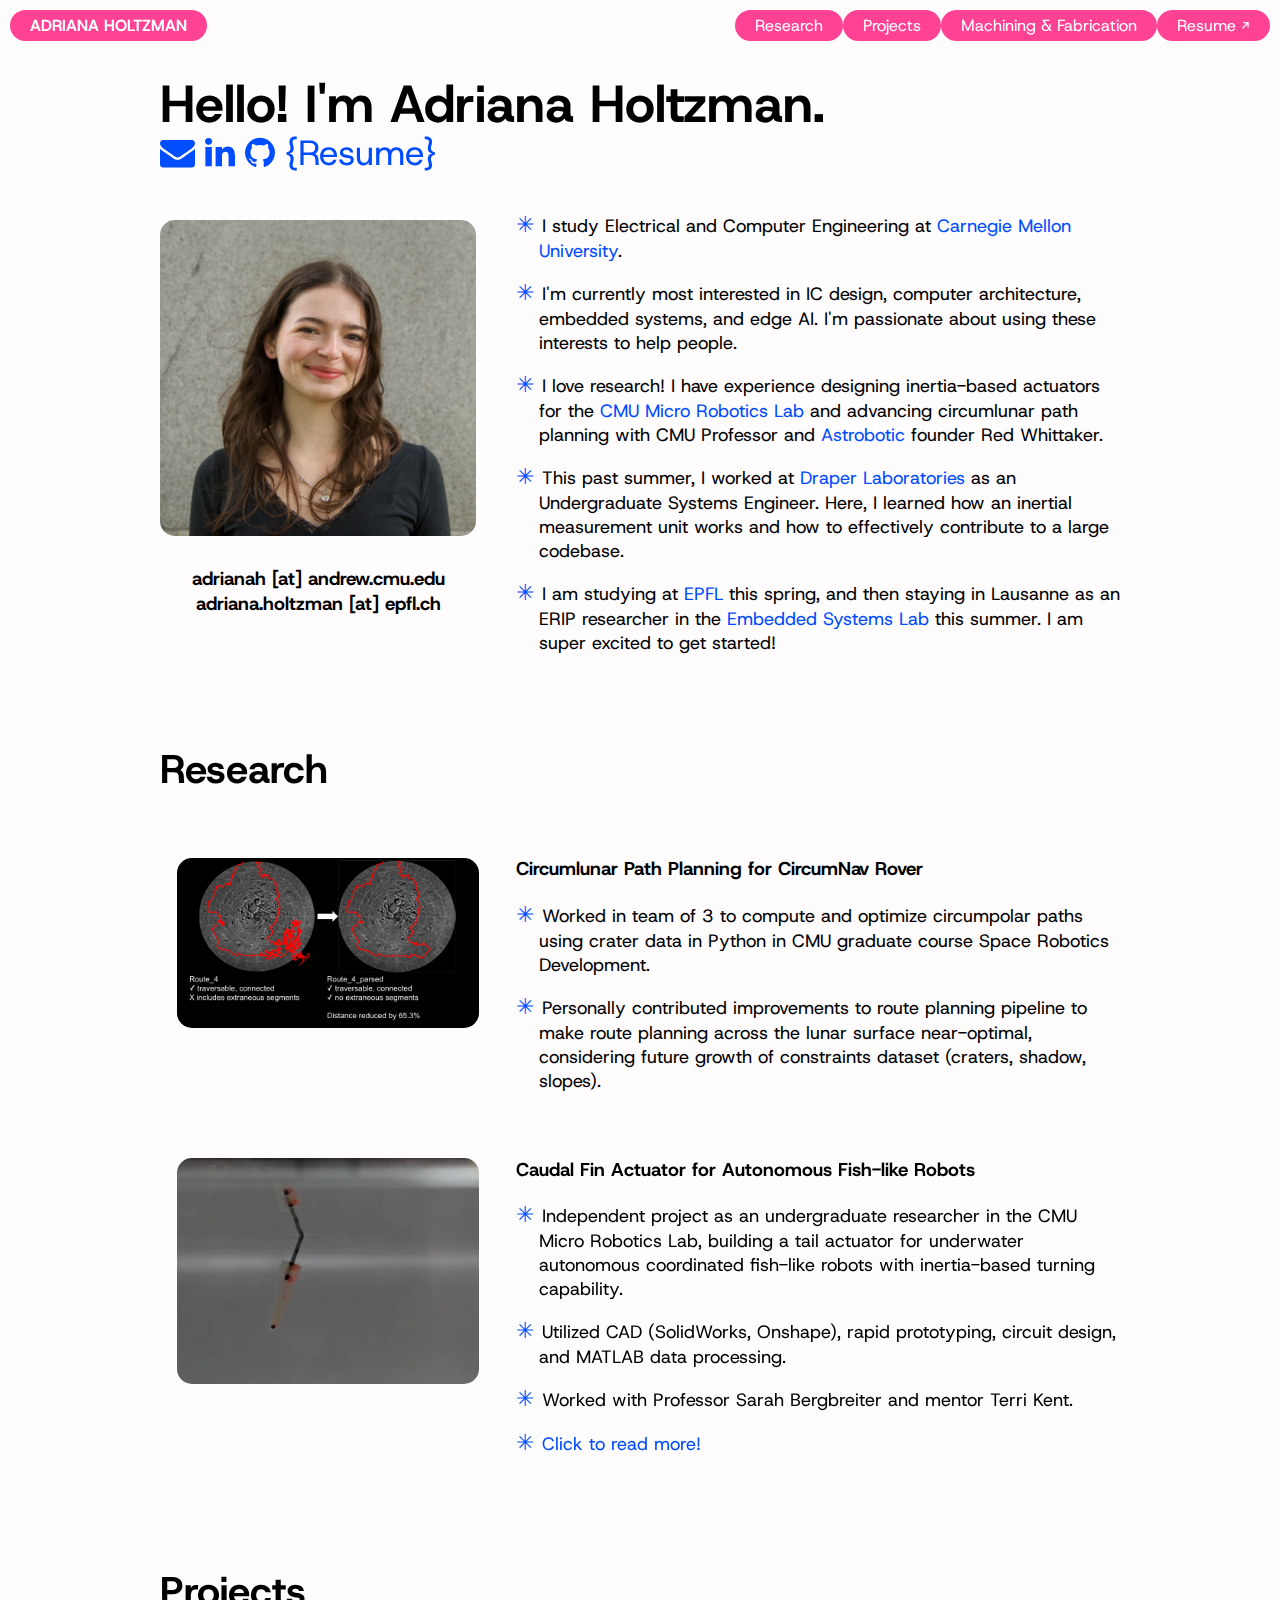
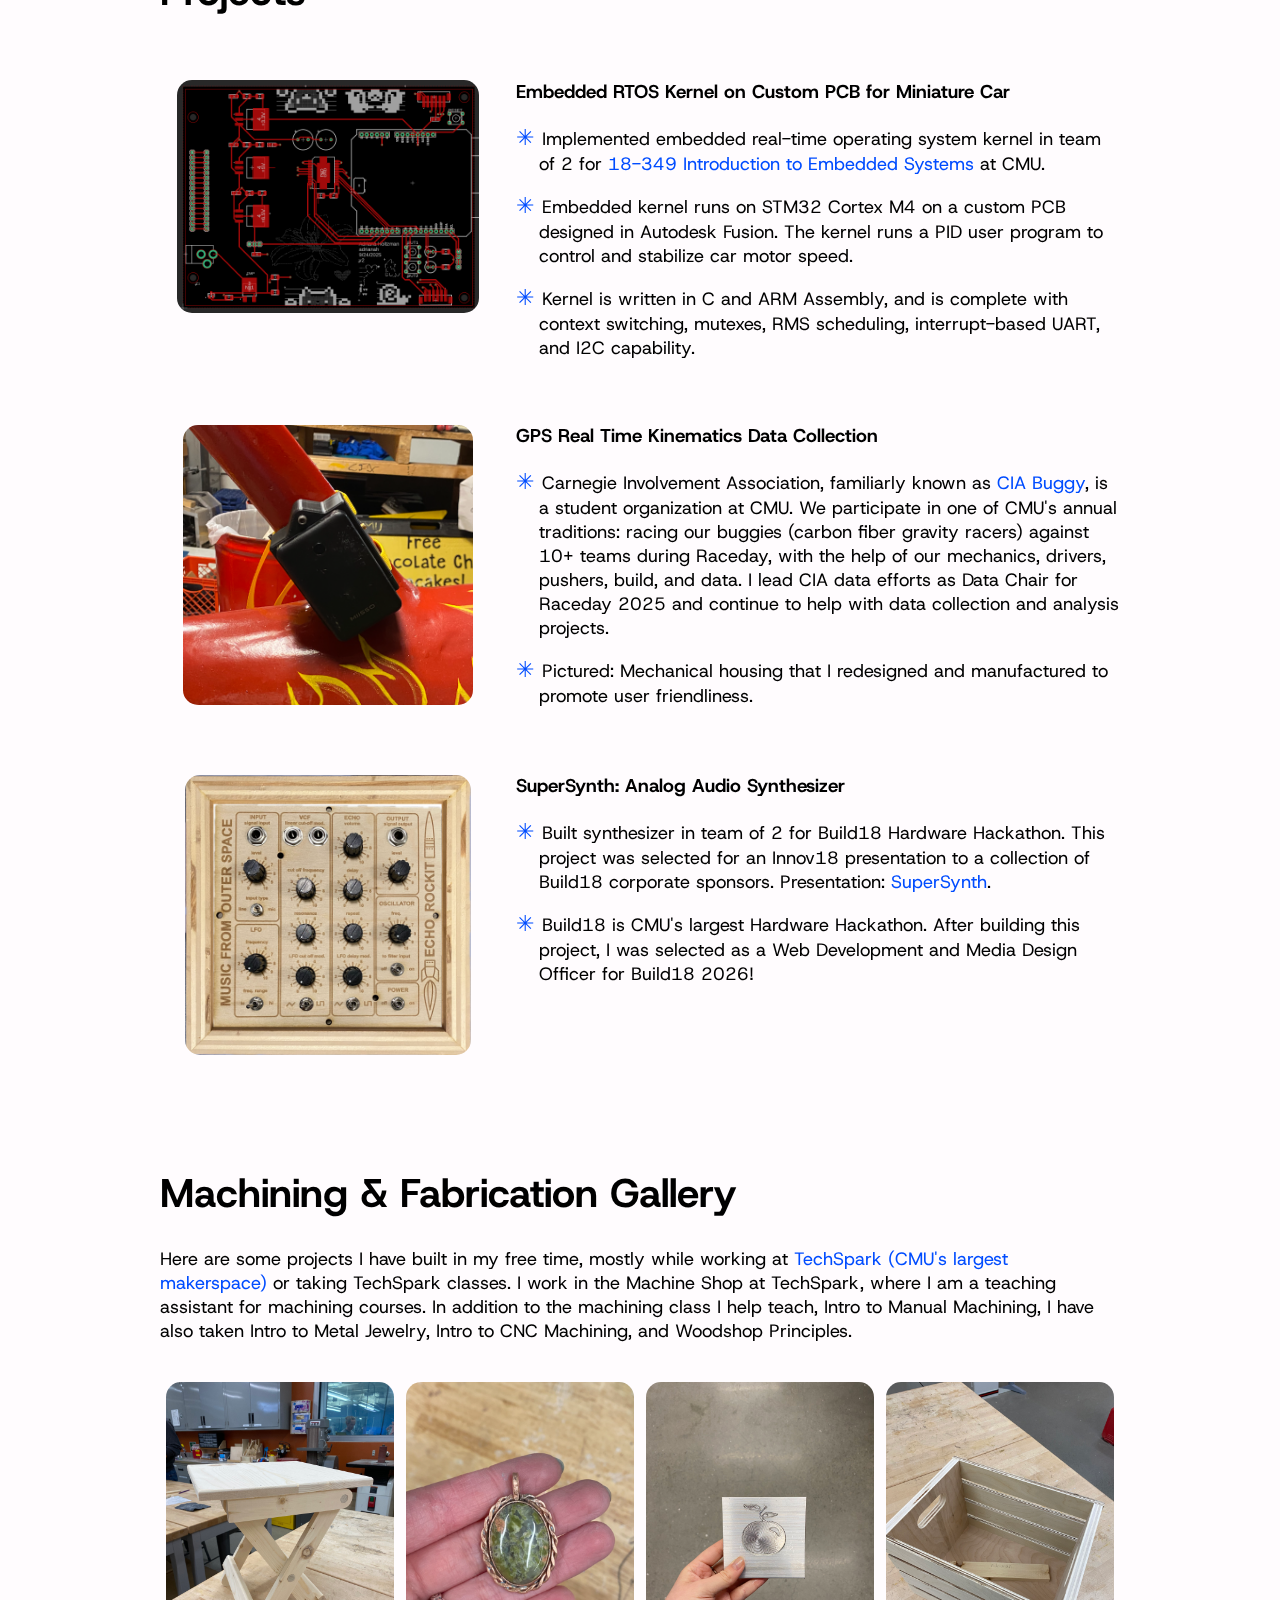
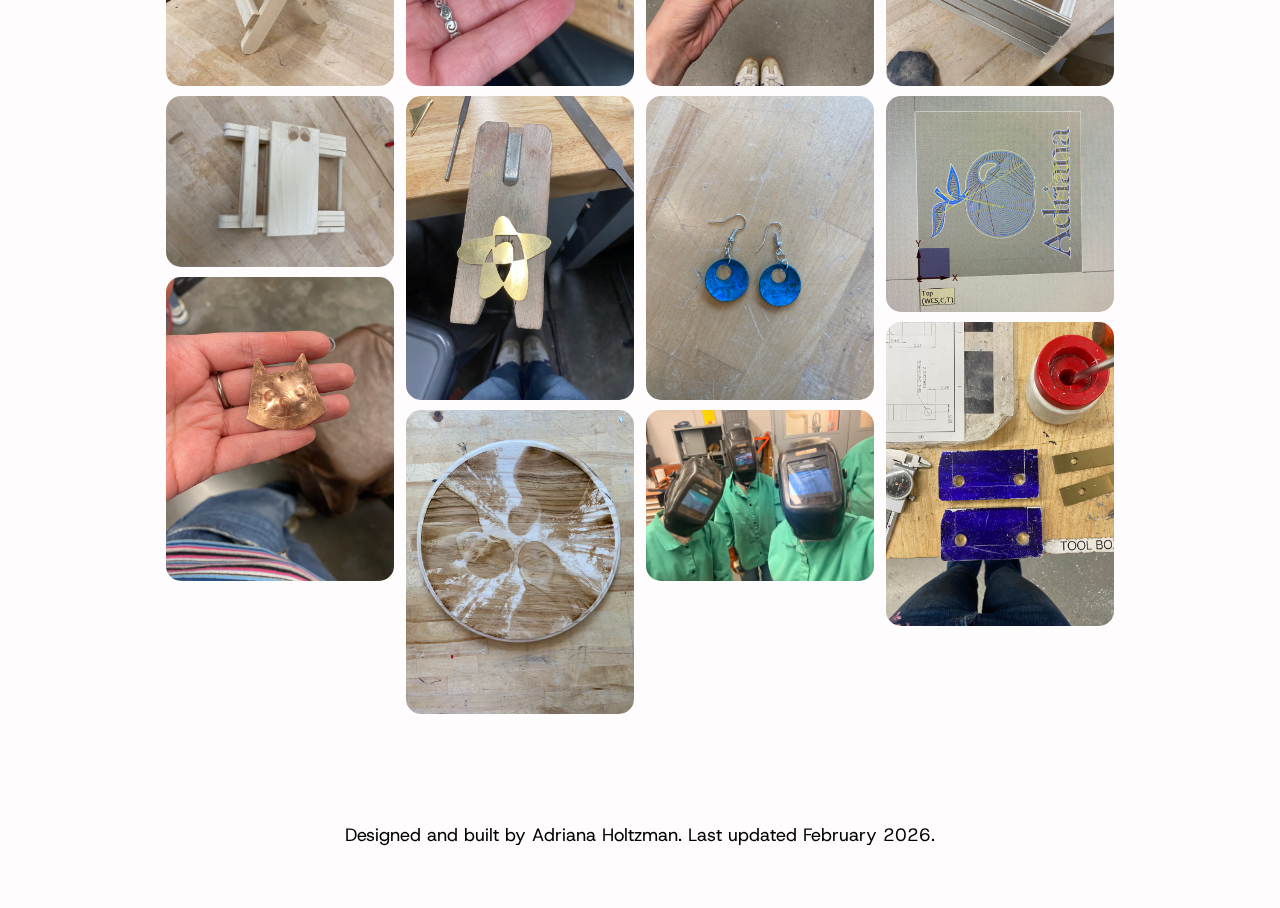
<file: index.html>
<!DOCTYPE html>
<html lang="en">

<head>
    <title>Adriana Holtzman - ECE, Robotics at CMU</title>
    <meta charset="UTF-8">
    <meta name="viewport" content="width=device-width, initial-scale=1">
    <link href="css/app.css" rel="stylesheet">
    <link href="img/notion-me-pink.ico" rel="shortcut icon" type="image/x-icon" />
    <link rel="stylesheet" href="https://cdnjs.cloudflare.com/ajax/libs/font-awesome/4.7.0/css/font-awesome.min.css">

</head>

<body id="home">

<!--TITLE SECTION WITH NAME, SENTENCE ABOUT INTERESTS, RESUME/LINKEDIN BUTTON LINKS-->
<div class="header">
  <h1>Hello! I'm Adriana Holtzman.</h1>
  <div class="social-links">
    <a href="mailto:adrianah@andrew.cmu.edu" target="_blank"<i class="fa fa-envelope"></i></a>
    <a href="https://www.linkedin.com/in/adriana-holtzman/" target="_blank"<i class="fa fa-linkedin"></i></a>
    <a href="https://github.com/adriana-holtzman" target="_blank"<i class="fa fa-github"></i></a>
    <a href="resume.pdf" target="_blank"<i>{Resume}</i></a>
  </div>
    <div class="row">
      <div class="photocolumn">
        <img src="img/me-cp-square-2.jpeg" alt="Me">

        <h3 style="margin-bottom: 0;">adrianah [at] andrew.cmu.edu</h3>
        <h3 style="margin-top: 0;">adriana.holtzman [at] epfl.ch</h3>

      </div>
      <div class="columnx2">

        <ul>
          <li>I study Electrical and Computer Engineering at 
            <a href="https://www.cmu.edu/" target="_blank">Carnegie Mellon University</a>.
            </li>
          
          <li>I'm currently most interested in IC design, computer architecture, embedded systems, 
            and edge AI. I'm passionate about using these interests to help people. 
          </li>
          
          <li>I love research! I have experience designing inertia-based actuators for the 
            <a href="https://www.cmu.edu/mrl/" target="_blank">CMU Micro Robotics Lab</a> and 
            advancing circumlunar path planning with CMU Professor and 
            <a href="https://www.astrobotic.com/" target=_blank">Astrobotic</a> founder 
            Red Whittaker. 
          </li>
            
          <li>This past summer, I worked at 
            <a href="https://www.draper.com/" target="_blank">Draper Laboratories</a>
            as an Undergraduate Systems Engineer. Here, I learned how an 
            inertial measurement unit works and how to effectively contribute to a large codebase.
          </li>

          <li>I am studying at  
            <a href="https://www.epfl.ch/en/" target="_blank">EPFL</a> this spring, 
            and then staying in Lausanne as an ERIP researcher in the 
            <a href="https://www.epfl.ch/labs/esl/" target="_blank">Embedded Systems Lab</a> this summer. 
            I am super excited to get started!
          </li>
        </ul>
      </div>
    </div>
  </div>

<!-- ************************************************************************************
** RESEARCH AND PROJECTS  
**************************************************************************************-->

<div class="section" id="research">
    <h1>Research</h1>

    <div class="research_project">
      <div class="photocolumn">
        <img src="img/circumnav_shorten.png" alt="CircumNav Route Length Reduction">
      </div>
      <div class="columnx2">
        <h3>Circumlunar Path Planning for CircumNav Rover</h3>
        <ul>
        <li>Worked in team of 3 to compute and optimize circumpolar paths using 
          crater data in Python in CMU graduate course Space Robotics Development.
        </li>
        <li>Personally contributed improvements to route planning pipeline to make 
          route planning across the lunar surface near-optimal, considering 
          future growth of constraints dataset (craters, shadow, slopes).
        </li>
      </ul>
      </div>
    </div>

    <div class="research_project">
        <div class="photocolumn">
          <video width="100%" autoplay muted loop>
            <source src="img/segmentation-demo.mp4" type="video/mp4">
            Underwater Actuator Demo
          </video>
        </div>
        <div class="columnx2">
          <h3>Caudal Fin Actuator for Autonomous Fish-like Robots</h3>
          <ul>
          <li>Independent project as an undergraduate researcher in the CMU 
            Micro Robotics Lab, building a tail actuator for underwater autonomous 
            coordinated fish-like robots with inertia-based turning capability.
          </li>
          <li>Utilized CAD (SolidWorks, Onshape), rapid prototyping, 
            circuit design, and MATLAB data processing.
          </li>
          <li>Worked with Professor Sarah Bergbreiter and mentor Terri Kent.
          </li>
          <li><a href="projects/mrl-research.html">Click to read more!</a>
          </li>
          </ul>
        </div>
    </div>
</div>
<div class="section" id="projects">
  <h1>Projects</h1>

  <div class="research_project">
    <div class="photocolumn">
      <img src="img/embedded-pcb.png" alt="PCB design in Fusion">
    </div>
    <div class="columnx2">
      <h3>Embedded RTOS Kernel on Custom PCB for Miniature Car</h3>
      <ul>
        <li>Implemented embedded real-time operating system kernel in team of 2 for 
          <a href="https://course.ece.cmu.edu/~ece349/" target="_blank">18-349 Introduction to 
            Embedded Systems</a> at CMU.
        </li>
        <li>Embedded kernel runs on STM32 Cortex M4 on a custom PCB designed in Autodesk Fusion. 
          The kernel runs a PID user program to control and stabilize car motor speed. 
        </li>
        <li>Kernel is written in C and ARM Assembly, and is complete 
          with context switching, mutexes, RMS scheduling, interrupt-based UART, and I2C capability.
        </li>
      </ul>
    </div>
  </div>

  <div class="research_project">
      <div class="photocolumn">
        <img src="img/rtk-kit.png" alt="RTK kit">
      </div>
      <div class="columnx2">
          <h3>GPS Real Time Kinematics Data Collection</h3>

            <ul>
              <li>Carnegie Involvement Association, 
                familiarly known as 
                <a href="https://tartanconnect.cmu.edu/cia/top/">CIA Buggy</a>, 
                is a student organization at CMU. We participate in one of CMU's 
                annual traditions: racing our buggies (carbon fiber gravity racers) 
                against 10+ teams during Raceday, with the help of 
                our mechanics, drivers, pushers, build, and data. I lead CIA data 
                efforts as Data Chair for Raceday 2025 and continue to 
                help with data collection and analysis projects.
              </li>
            <li>Pictured: Mechanical housing that I redesigned and manufactured to 
              promote user friendliness.
            </li>
            </ul>
          
      </div>
    </div>

    <div class="research_project">
      <div class="photocolumn">
        <img src="img/synth.png" alt="Synth">
      </div>
      <div class="columnx2">
        <h3>SuperSynth: Analog Audio Synthesizer
        </h3>
        <ul>
          <li>Built synthesizer in team of 2 for 
          Build18 Hardware Hackathon. This project was selected for an Innov18 presentation to 
          a collection of Build18 corporate sponsors. Presentation: <a href="synth_innov18.pdf">SuperSynth</a>.
          </li>
        <li>Build18 is CMU's largest Hardware Hackathon. After building this project, 
          I was selected as a Web Development and Media Design Officer for Build18 2026!
        </li>
        </ul>
      </div>
    </div>

</div>

<!-- PERSONAL PROJECTS LISTED HERE-->
<div class="section" id="personal">
  <h1>Machining & Fabrication Gallery</h1>
  <p>Here are some projects I have built in my free time, mostly while working at 
    <a href="https://engineering.cmu.edu/techspark/" target="_blank">TechSpark (CMU's largest makerspace)</a> 
    or taking TechSpark classes. I work in the Machine Shop at TechSpark, where I am a teaching assistant 
    for machining courses. In addition to the machining class I help teach, Intro to Manual Machining, 
    I have also taken Intro to Metal Jewelry, Intro to CNC Machining, and Woodshop Principles. 
  </p>

  <!--FOUR COLUMNS-->
  <div class="row">

      <div class="column">
          <img src="img/stool.jpeg" alt="Folding stool">
          <img src="img/stool-folded.jpeg" alt="Folding stool, folded">
          <img src="img/cat_pendant.png" alt="Copper Cat Pendant">
      </div>

      <div class="column">
          <img src="img/bezel.png" alt="Bezel Pendant">
          <img src="img/star-jewelry.jpeg" alt="Star">
          <img src="img/laser_cut.png" alt="Laser Cut Gift">
      </div>

      <div class="column">
          <img src="img/cnc_apple.png" alt="CNC Apple">
          <img src="img/earrings.png" alt="Earrings">
          <img src="img/welding.png" alt="Welding">
          <!-- <img src="img/synth.png" alt="Analog synthesizer"> -->
      </div>

      <div class="column">
          <img src="img/crate.jpeg" alt="Crate">
          <img src="img/cnc_apple_mcam.png" alt="Mastercam 2024">
          <img src="img/c_clamp_process.png" alt="C-Clamp Process">
      </div>

    </div>
  
</div>

    


<!--THE FOLLOWING CODE IS THE SAME ON EVERY PAGE-->

<!--FOOTER: MADE BY ADRIANA HOLTZMAN-->
<div class="footer">
    <p>Designed and built by Adriana Holtzman. Last updated February 2026.</p>
</div>

<!--TOP MENU BAR WITH LINKS TO HOME(CLICK NAME), PROJECTS, EXPERIENCE, ABOUT, CONTACT-->
<div class="navbar">
  <a href="index.html" class="left"><b>ADRIANA HOLTZMAN</b></a>
  
  <!-- Hamburger menu button (only visible on mobile) -->
  <button class="navbar-toggle" aria-label="Toggle navigation">☰</button>
  
  <!-- Navigation links (will collapse on mobile) -->
  <div class="navbar-links">
    <a href="#research">Research</a>
    <a href="#projects">Projects</a>
    <a href="#personal">Machining & Fabrication</a>
    <a href="resume.pdf" target="_blank">Resume &#8599;</a>
  </div>
</div>

<script src="js/app.js"></script>

</body>

</html>
</file>
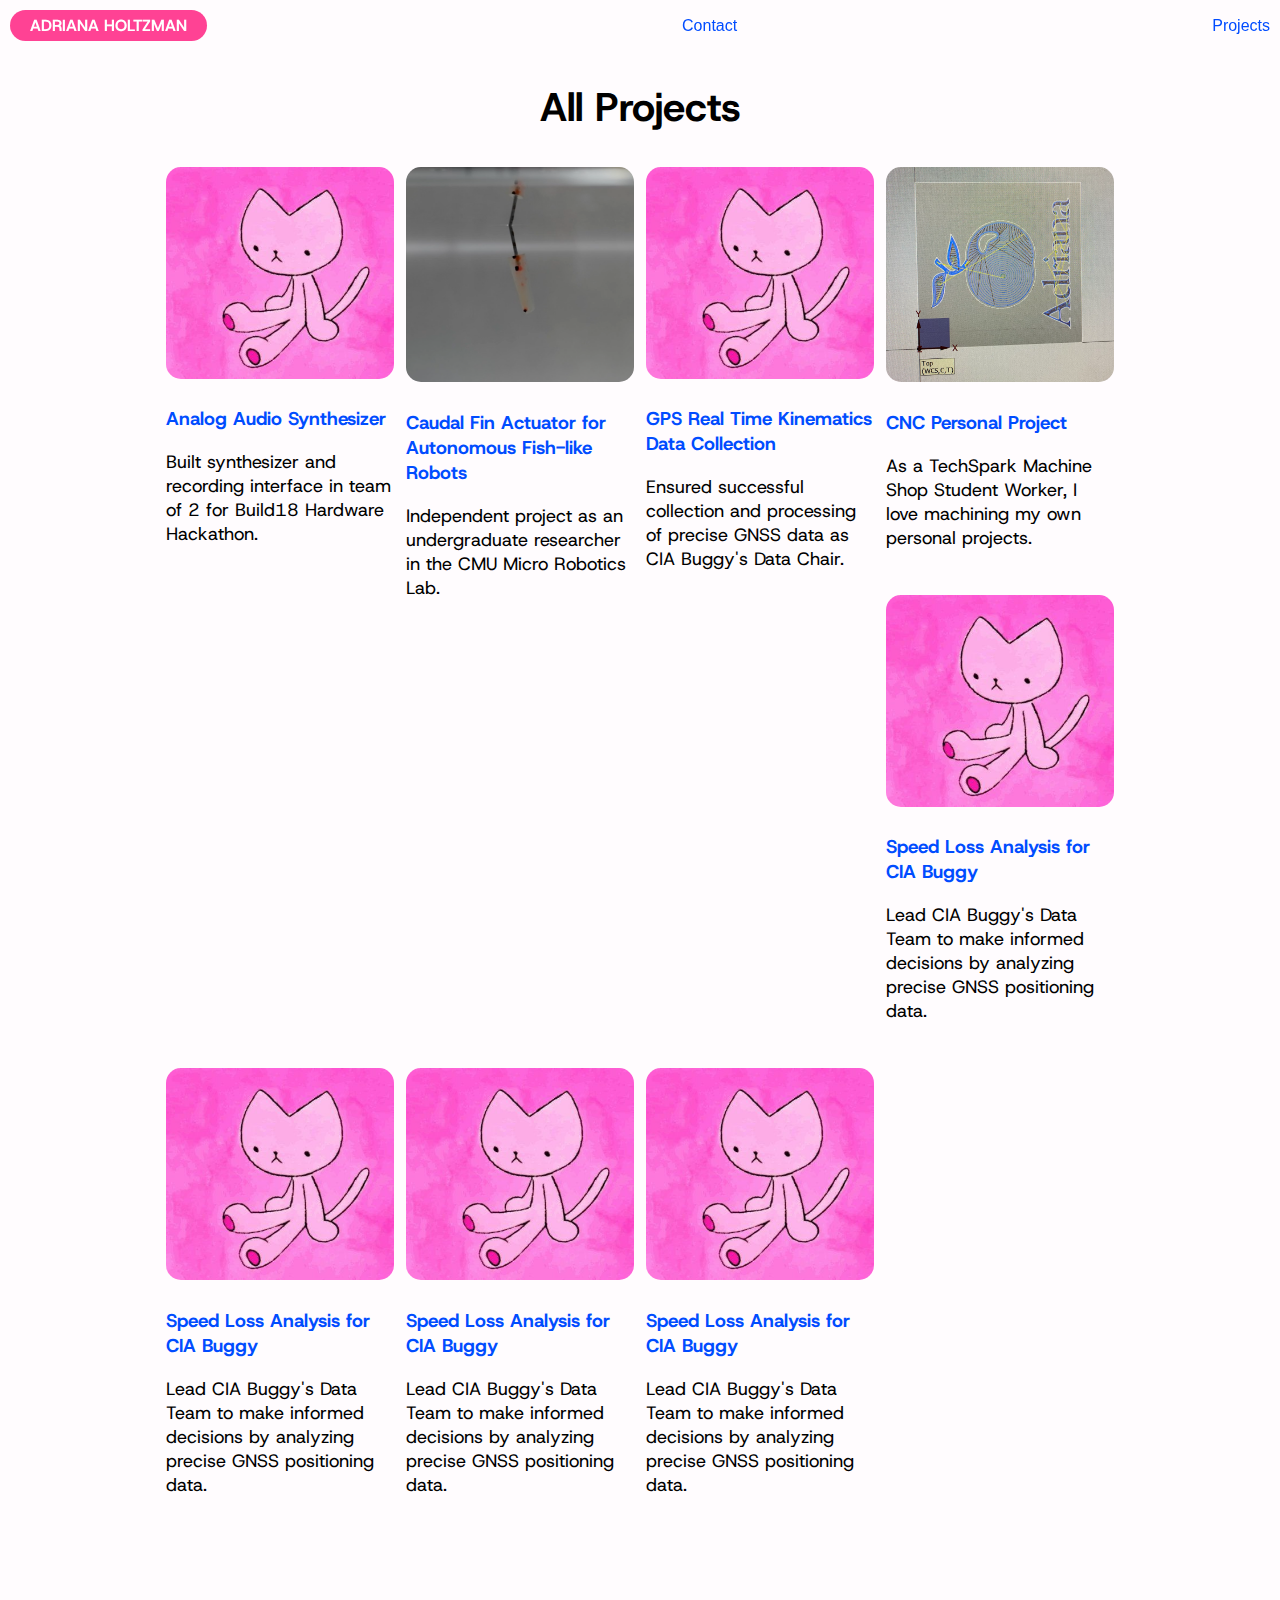
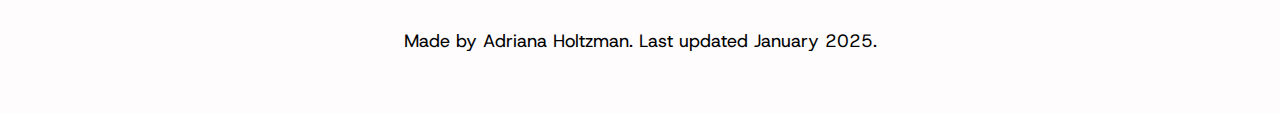
<file: allprojects.html>
<!DOCTYPE html>
<html lang="en">

<head>
    <title>Adriana Holtzman - Projects</title>
    <meta charset="UTF-8">
    <meta name="viewport" content="width=device-width, initial-scale=1">
    <link href="css/app.css" rel="stylesheet">
    <link href="img/favicon.ico" rel="shortcut icon" type="image/x-icon" />

    <style>
        body {
        font-family: Helvetica, sans-serif;
        }
    </style>

</head>
<body id="top">

<!--PROJECTS LISTED HERE-->
<div class="section" id="projects">
    <h1 style="text-align: center;">All Projects</h1>

    <!--FOUR PROJECTS-->
    <div class="row">

        <div class="column">
          <div class="content">
            <img src="img/about.png" alt="Cat1" style="width:100%">
            <h3><a href="projects/synth.html">
                Analog Audio Synthesizer</a></h3>
            <p>Built synthesizer and recording interface in team of 2 for 
              Build18 Hardware Hackathon.</p>
          </div>
        </div>

        <div class="column">
          <div class="content">
            <img src="img/MRL.png" alt="Actuator during testing" style="width:100%">
            <h3><a href="projects/mrl-research.html">
                Caudal Fin Actuator for Autonomous Fish-like Robots</a></h3>
            <p>Independent project as an undergraduate researcher in the CMU 
              Micro Robotics Lab.</p>
          </div>
        </div>

        <div class="column">
          <div class="content">
            <img src="img/about.png" alt="Cat3" style="width:100%">
            <h3><a href="projects/cia-data-collection.html">
                GPS Real Time Kinematics Data Collection</a></h3>
            <p>Ensured successful collection and processing of 
                precise GNSS data as CIA Buggy's Data Chair.
            </p>
          </div>
        </div>

        <div class="column">
          <div class="content">
            <img src="img/CNC.png" alt="Mastercam 2024" style="width:100%">
            <h3><a href="projects/cnc.html">
                CNC Personal Project</a></h3>
            <p>As a TechSpark Machine Shop Student Worker, I love machining my 
              own personal projects.</p>
          </div>
        </div>

        <div class="column">
            <div class="content">
              <img src="img/about.png" alt="Cat1" style="width:100%">
              <h3><a href="projects/cia-data-analysis.html">
                  Speed Loss Analysis for CIA Buggy</a></h3>
              <p>Lead CIA Buggy's Data Team to make informed decisions 
                by analyzing precise GNSS positioning data.
              </p>
            </div>
        </div>

        <div class="column">
            <div class="content">
              <img src="img/about.png" alt="Cat1" style="width:100%">
              <h3><a href="projects/cia-data-analysis.html">
                  Speed Loss Analysis for CIA Buggy</a></h3>
              <p>Lead CIA Buggy's Data Team to make informed decisions 
                by analyzing precise GNSS positioning data.
              </p>
            </div>
        </div>

        <div class="column">
            <div class="content">
              <img src="img/about.png" alt="Cat1" style="width:100%">
              <h3><a href="projects/cia-data-analysis.html">
                  Speed Loss Analysis for CIA Buggy</a></h3>
              <p>Lead CIA Buggy's Data Team to make informed decisions 
                by analyzing precise GNSS positioning data.
              </p>
            </div>
        </div>

        <div class="column">
            <div class="content">
              <img src="img/about.png" alt="Cat1" style="width:100%">
              <h3><a href="projects/cia-data-analysis.html">
                  Speed Loss Analysis for CIA Buggy</a></h3>
              <p>Lead CIA Buggy's Data Team to make informed decisions 
                by analyzing precise GNSS positioning data.
              </p>
            </div>
        </div>

      </div>
    
</div>

<!--THE FOLLOWING CODE IS THE SAME ON EVERY PAGE-->

<!--FOOTER: MADE BY ADRIANA HOLTZMAN-->
<div class="footer">
    <p>Made by Adriana Holtzman. Last updated January 2025.</p>
</div>

<!--TOP MENU BAR WITH LINKS TO HOME(CLICK NAME), PROJECTS, EXPERIENCE, ABOUT, CONTACT-->
<div class="navbar">
  <a href="index.html" class="left"><b>ADRIANA HOLTZMAN</b></a>
  <a href="contact.html">Contact</a>
  <a href="allprojects.html">Projects</a>
</div>

</body>
</html>
</file>
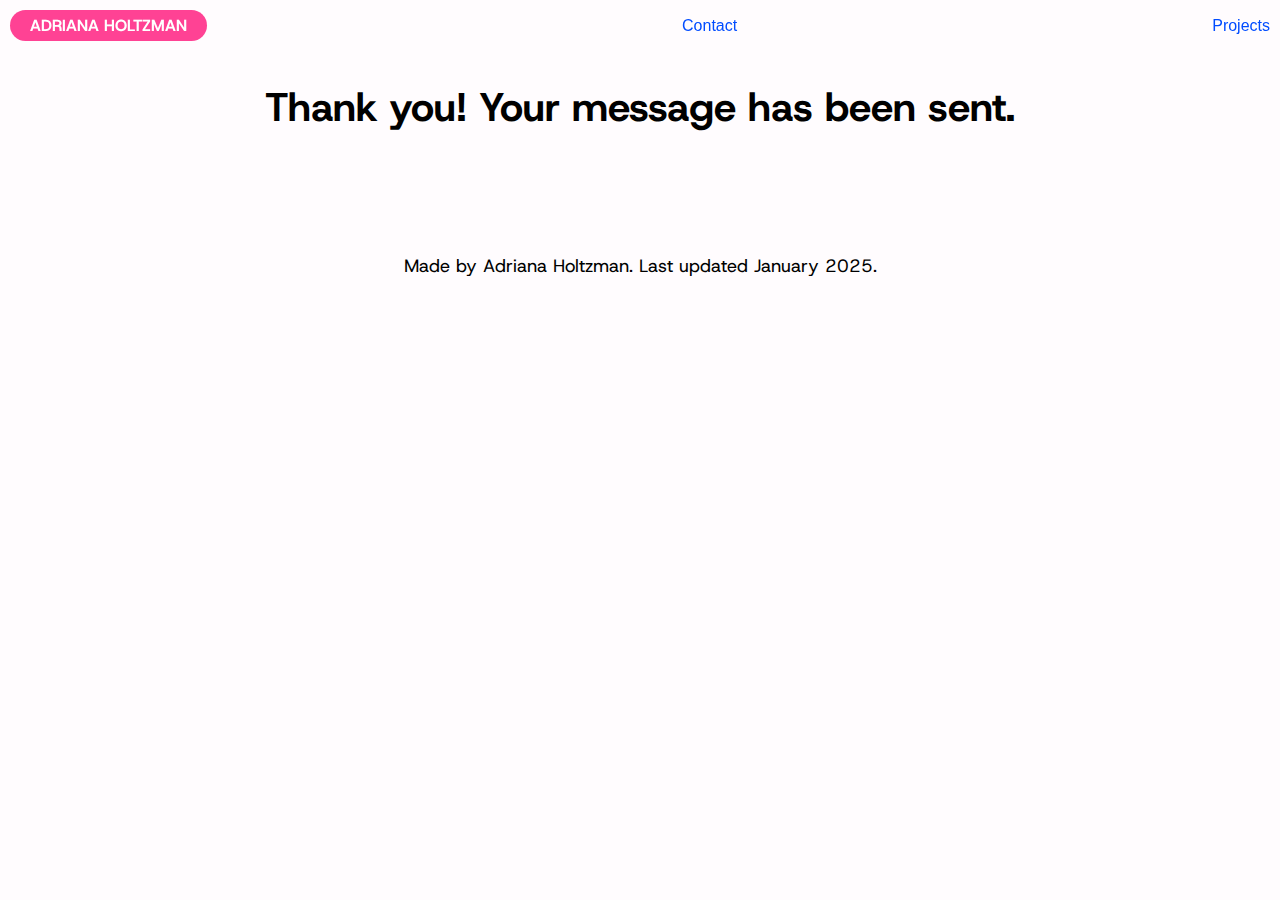
<file: contact-form-thank-you.html>
<!DOCTYPE html>
<html lang="en">

<head>
    <title>Adriana Holtzman - ECE, Robotics at CMU</title>
    <meta charset="UTF-8">
    <meta name="viewport" content="width=device-width, initial-scale=1">
    <link href="css/app.css" rel="stylesheet">
    <link href="img/favicon.ico" rel="shortcut icon" type="image/x-icon" />

    <style>
        body {
        font-family: Helvetica, sans-serif;
        }
    </style>

</head>

<body>

<div class="section">
    <h1 style="text-align: center;">Thank you! Your message has been sent.</h1>
</div>

<!--THE FOLLOWING CODE IS THE SAME ON EVERY PAGE-->

<!--FOOTER: MADE BY ADRIANA HOLTZMAN-->
<div class="footer">
    <p>Made by Adriana Holtzman. Last updated January 2025.</p>
</div>

<!--TOP MENU BAR WITH LINKS TO HOME(CLICK NAME), PROJECTS, EXPERIENCE, ABOUT, CONTACT-->
<div class="navbar">
  <a href="index.html" class="left"><b>ADRIANA HOLTZMAN</b></a>
  <a href="contact.html">Contact</a>
  <a href="allprojects.html">Projects</a>
</div>

</body>
</html>
</file>
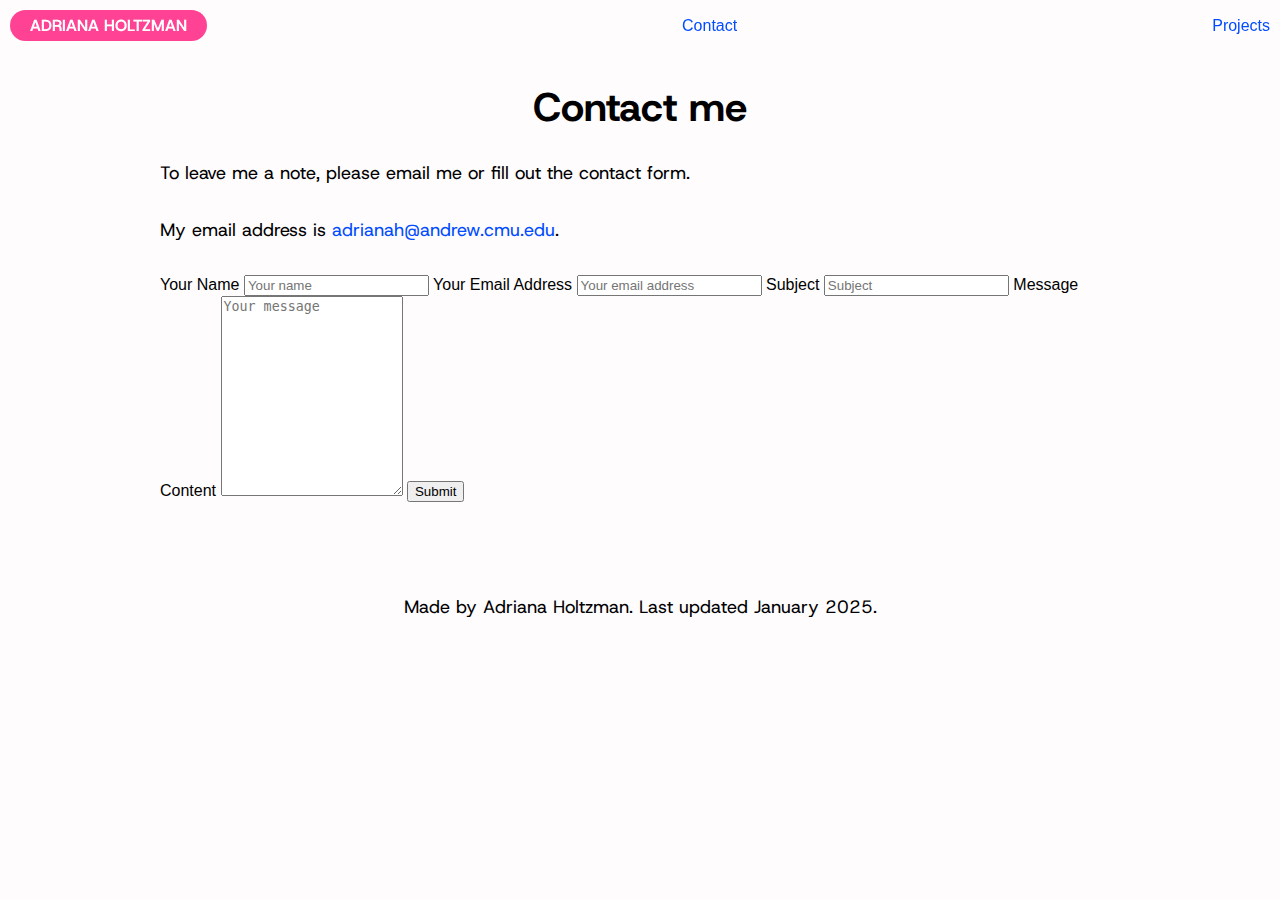
<file: contact.html>
<!DOCTYPE html>
<html lang="en">

<head>
    <title>Adriana Holtzman - ECE, Robotics at CMU</title>
    <meta charset="UTF-8">
    <meta name="viewport" content="width=device-width, initial-scale=1">
    <link href="css/app.css" rel="stylesheet">
    <link href="img/favicon.ico" rel="shortcut icon" type="image/x-icon" />

    <style>
        body {
        font-family: Helvetica, sans-serif;
        }
    </style>

</head>

<body>

<!--CONTACT ME SECTION-->
  
  <div class="section" id="contact">
    <h1 style="text-align: center;">Contact me</h1>
  
    <div class="rowx2">
  
      <!--COLUMN 1: EMAIL AND TEXT-->
      <div class="columnx2">
      
      <div class="note_container">

      <p>To leave me a note, please email me 
        or fill out the contact form.</p>
      <p>My email address is 
        <a href="mailto:adrianah@andrew.cmu.edu" target="_blank">adrianah@andrew.cmu.edu</a>.</p>
      
      </div>
      </div>
  
      <!--COLUMN 2: INPUT BOXES INSIDE OF CUTE ENVELOPE-->
      <div class="columnx2">
  
      <div class="note_container">
        <form action="https://api.web3forms.com/submit" method="POST">
            
            <input type="hidden" name="access_key" value="38994ebf-6f23-4713-a4b2-bdd93ca08c39">
            <input type="hidden" name="redirect" value="https://adriana-holtzman.github.io/portfolio/contact-form-thank-you.html">
            <input type="hidden" name="from_name" value="Adriana Holtzman Portfolio Notification">
          
            <label for="name">Your Name</label>
            <input type="text" id="name" name="name" placeholder="Your name" required>
            
            <label for="email">Your Email Address</label>
            <input type="text" id="email" name="email" placeholder="Your email address" required>

            <label for="subject">Subject</label>
            <input type="text" id="subject" name="subject" placeholder="Subject" required>
            
            <label for="message">Message Content</label>
            <textarea id="message" name="message" placeholder="Your message" style="height:200px" required></textarea>
            
            <input type="submit" value="Submit">
      
        </form>
      </div>
      </div>
    </div>
  
  </div>

<!--THE FOLLOWING CODE IS THE SAME ON EVERY PAGE-->

<!--FOOTER: MADE BY ADRIANA HOLTZMAN-->
<div class="footer">
    <p>Made by Adriana Holtzman. Last updated January 2025.</p>
</div>

<!--TOP MENU BAR WITH LINKS TO HOME(CLICK NAME), PROJECTS, EXPERIENCE, ABOUT, CONTACT-->
<div class="navbar">
  <a href="index.html" class="left"><b>ADRIANA HOLTZMAN</b></a>
  <a href="contact.html">Contact</a>
  <a href="allprojects.html">Projects</a>
</div>

</body>
</html>
</file>
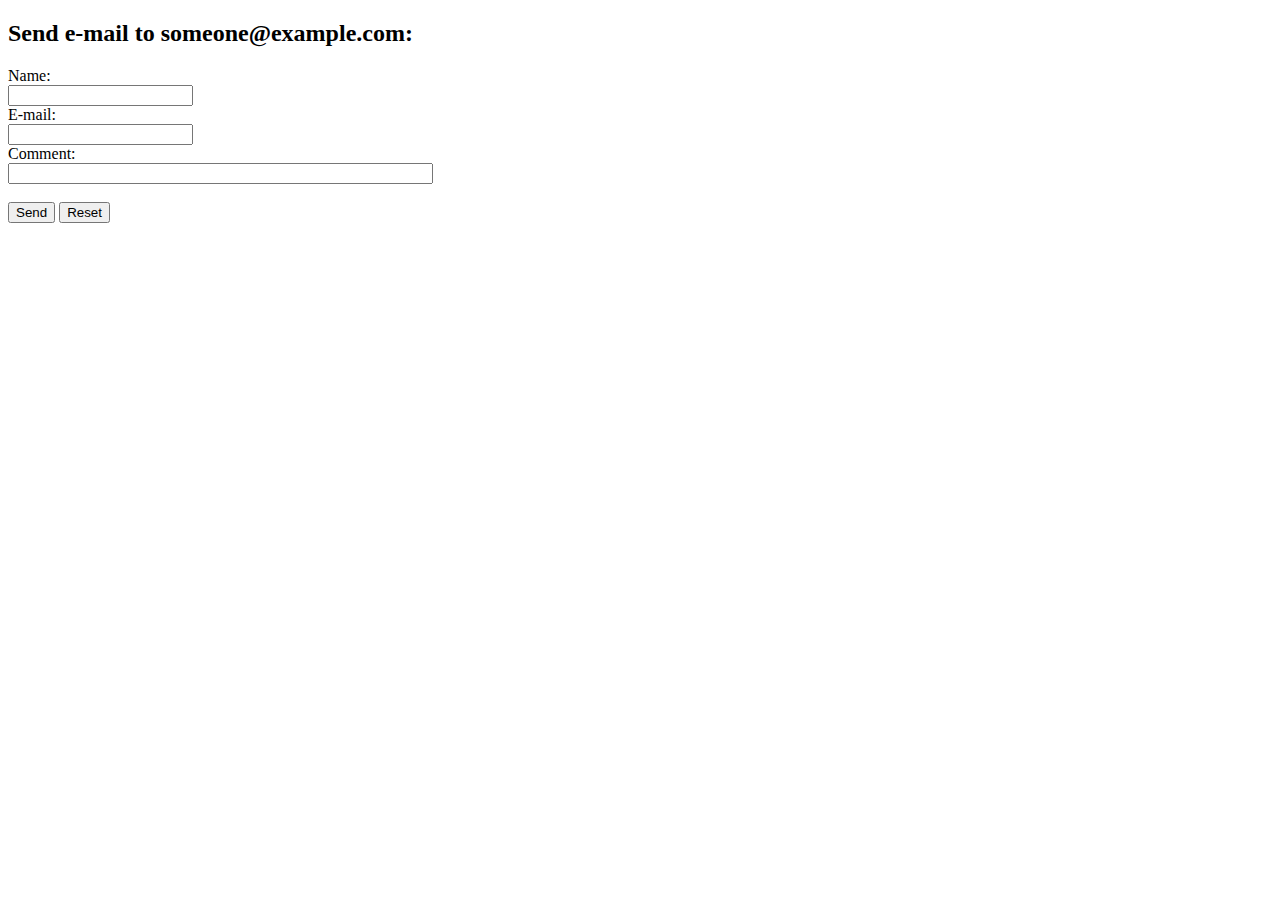
<file: email.html>
<!DOCTYPE html>
<html>
<body>

<h2>Send e-mail to someone@example.com:</h2>

<form action="mailto:adrianah@andrew.cmu.edu" method="post" enctype="text/plain">
Name:<br>
<input type="text" name="name"><br>
E-mail:<br>
<input type="text" name="mail"><br>
Comment:<br>
<input type="text" name="comment" size="50"><br><br>
<input type="submit" value="Send">
<input type="reset" value="Reset">
</form>

</body>
</html>
</file>
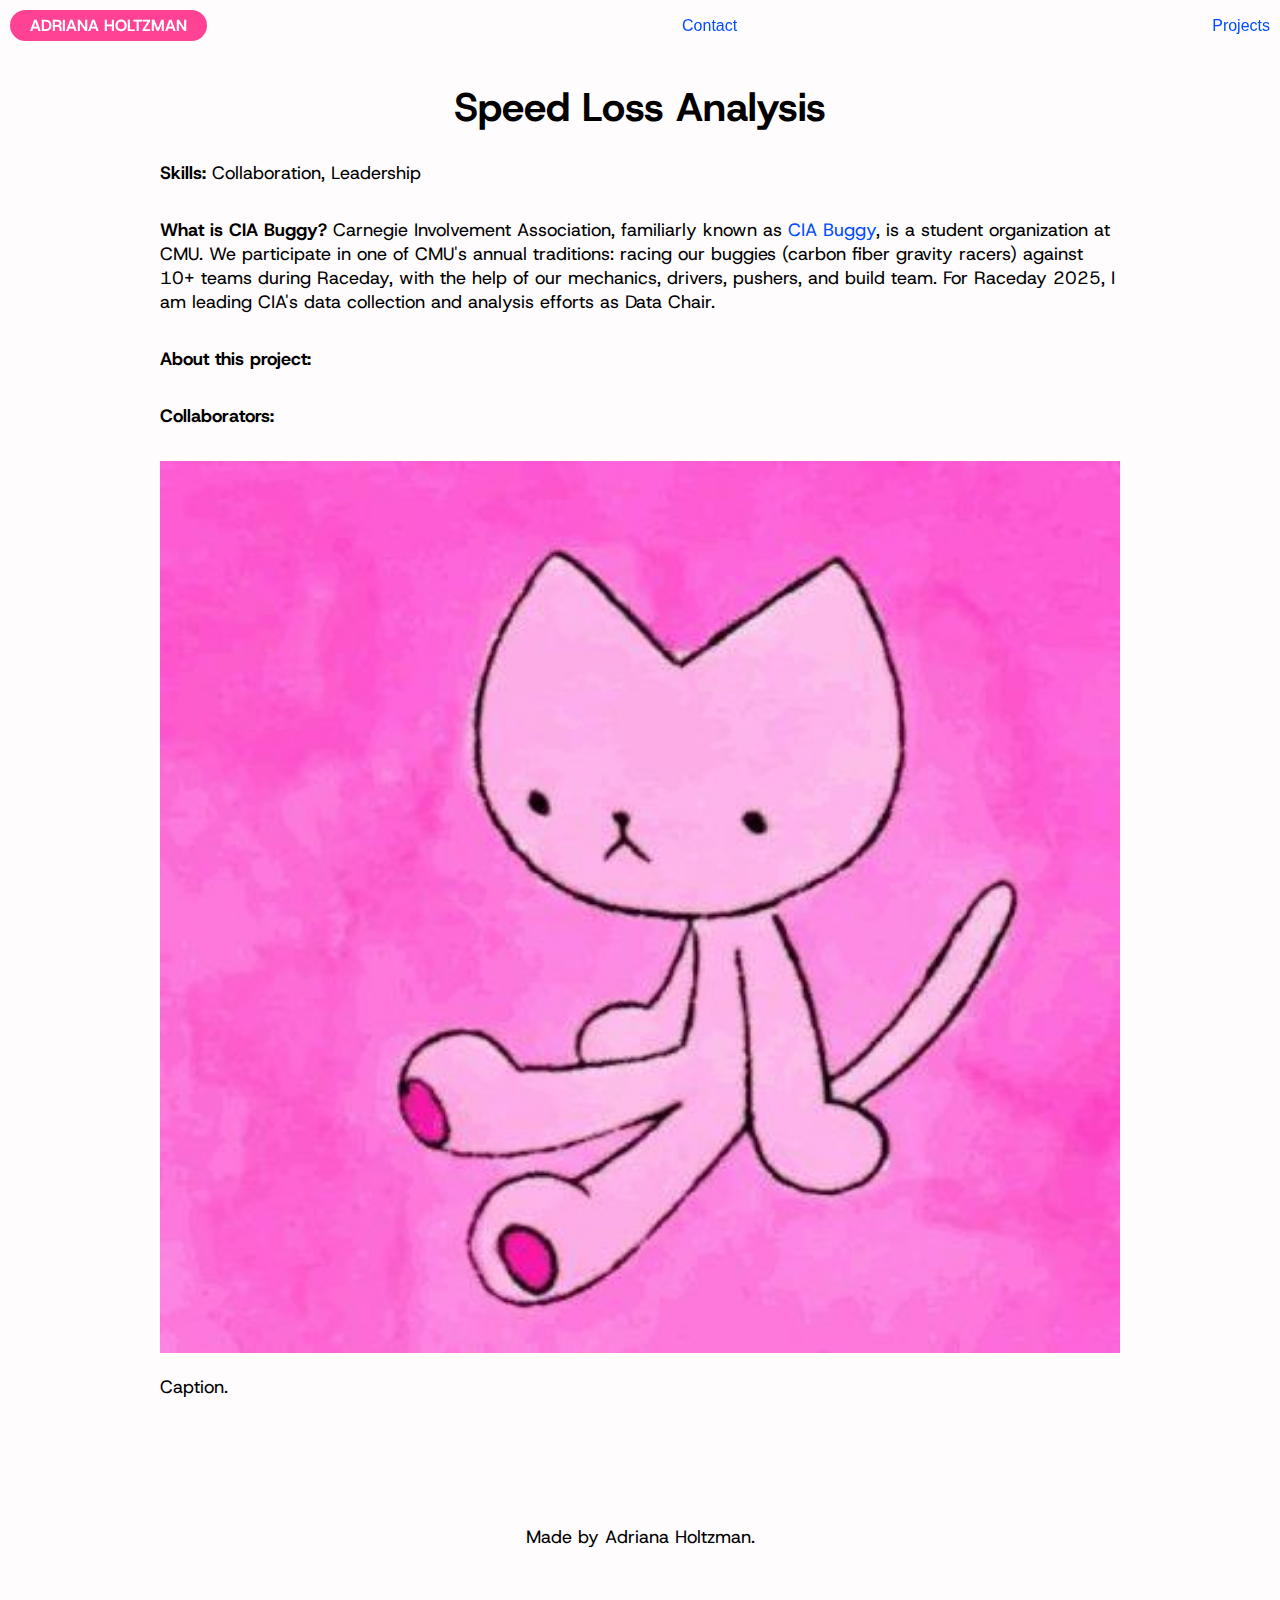
<file: projects/cia-data-analysis.html>
<!DOCTYPE html>
<html lang="en">

<head>
    <meta charset="UTF-8">
    <meta name="viewport" content="width=device-width, initial-scale=1">
    <title>Adriana Holtzman - ECE, Robotics at CMU</title>
    <link href="../css/app.css" rel="stylesheet">
    <link href="../img/notion-me-pink.ico" rel="shortcut icon" type="image/x-icon" />

    <style>
        body {
        font-family: Helvetica, sans-serif;
        }
    </style>

</head>

<body>

<div class="section">
    <h1 style="text-align: center;">Speed Loss Analysis</h1>
    <div class="rowx2">
        <div class="columnx2">
            <div class="note_container">
                <p><b>Skills: </b>Collaboration, Leadership
                </p>

                <p><b>What is CIA Buggy? </b>Carnegie Involvement Association, 
                    familiarly known as 
                    <a href="https://tartanconnect.cmu.edu/cia/top/">CIA Buggy</a>, 
                    is a student 
                    organization at CMU. We participate in one of CMU's 
                    annual traditions: racing our buggies 
                    (carbon fiber gravity racers) 
                    against 10+ teams during Raceday, with the help of 
                    our mechanics, drivers, 
                    pushers, and build team. For Raceday 
                    2025, I am leading CIA's data collection and analysis 
                    efforts as Data Chair.
                </p>

                <p><b>About this project: </b></p>

                <p><b>Collaborators: </b></p>
            </div>
        </div>

        <div class="columnx2">
            <div class="note_container">
                <img src="../img/about.png" alt="Project image" style="width:100%">
                <p>Caption.</p>
            </div>
        </div>
    </div>
</div>

<!--THE FOLLOWING CODE IS THE SAME ON EVERY PAGE-->

<!--FOOTER: MADE BY ADRIANA HOLTZMAN-->
<div class="footer">
    <p>Made by Adriana Holtzman.</p>
</div>

<!--TOP MENU BAR WITH LINKS TO HOME(CLICK NAME), PROJECTS, EXPERIENCE, ABOUT, CONTACT-->
<div class="navbar">
  <a href="../index.html" class="left"><b>ADRIANA HOLTZMAN</b></a>
  <a href="../contact.html">Contact</a>
  <a href="../allprojects.html">Projects</a>
</div>

</body>
</html>
</file>
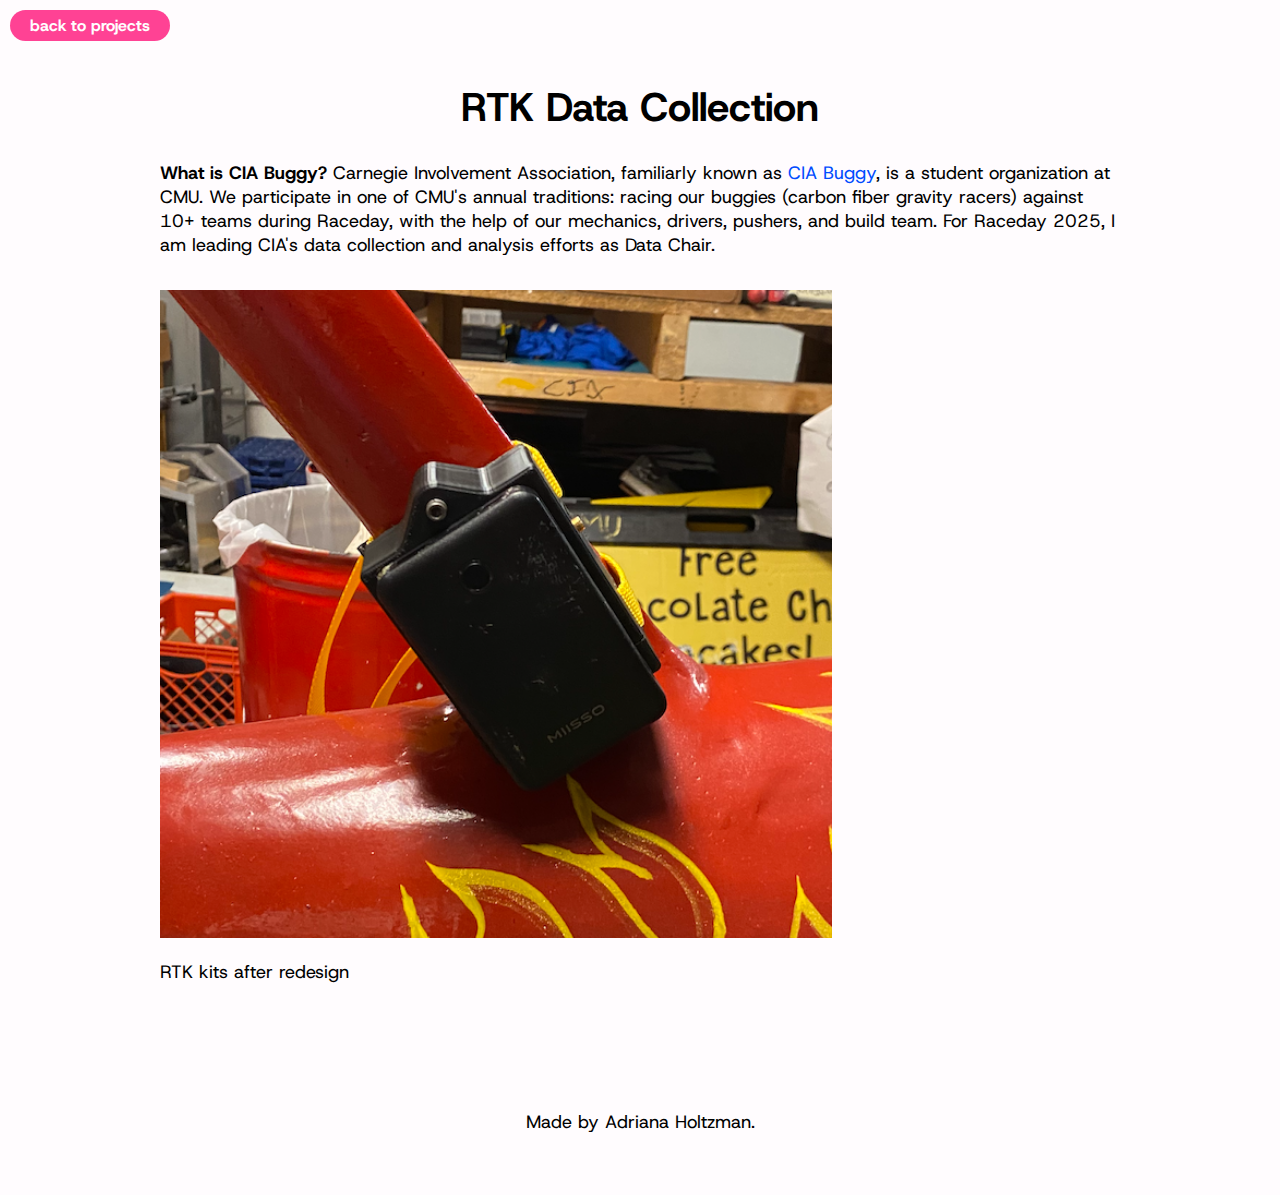
<file: projects/cia-data-collection.html>
<!DOCTYPE html>
<html lang="en">

<head>
    <meta charset="UTF-8">
    <meta name="viewport" content="width=device-width, initial-scale=1">
    <title>Adriana Holtzman - ECE, Robotics at CMU</title>
    <link href="../css/app.css" rel="stylesheet">
    <link href="../img/notion-me-pink.ico" rel="shortcut icon" type="image/x-icon" />

    <style>
        body {
        font-family: Helvetica, sans-serif;
        }
    </style>

</head>

<body>

<div class="section">
    <h1 style="text-align: center;">RTK Data Collection</h1>
    <div class="rowx2">
        <div class="columnx2">
            <div class="note_container">
                <!--p><b>Skills: </b>Collaboration, Leadership
                </p-->

                <p><b>What is CIA Buggy? </b>Carnegie Involvement Association, 
                    familiarly known as 
                    <a href="https://tartanconnect.cmu.edu/cia/top/">CIA Buggy</a>, 
                    is a student 
                    organization at CMU. We participate in one of CMU's 
                    annual traditions: racing our buggies 
                    (carbon fiber gravity racers) 
                    against 10+ teams during Raceday, with the help of 
                    our mechanics, drivers, 
                    pushers, and build team. For Raceday 
                    2025, I am leading CIA's data collection and analysis 
                    efforts as Data Chair.
                </p>

                <!--p><b>About this project: </b></p-->

                <!--p><b>Collaborators: </b></p-->
            </div>
        </div>

        <div class="columnx2">
            <div class="note_container">
                <img src="../img/rtk-kit.png" alt="Project image" style="width:70%">
                <p>RTK kits after redesign</p>
            </div>
        </div>
    </div>
</div>

<!--THE FOLLOWING CODE IS THE SAME ON EVERY PAGE-->

<!--FOOTER: MADE BY ADRIANA HOLTZMAN-->
<div class="footer">
    <p>Made by Adriana Holtzman.</p>
</div>

<!--TOP MENU BAR WITH LINKS TO HOME(CLICK NAME), PROJECTS, EXPERIENCE, ABOUT, CONTACT-->
<div class="navbar">
    <a href="../index.html#projects" class="left"><b>back to projects</b></a>
</div>

</body>
</html>
</file>
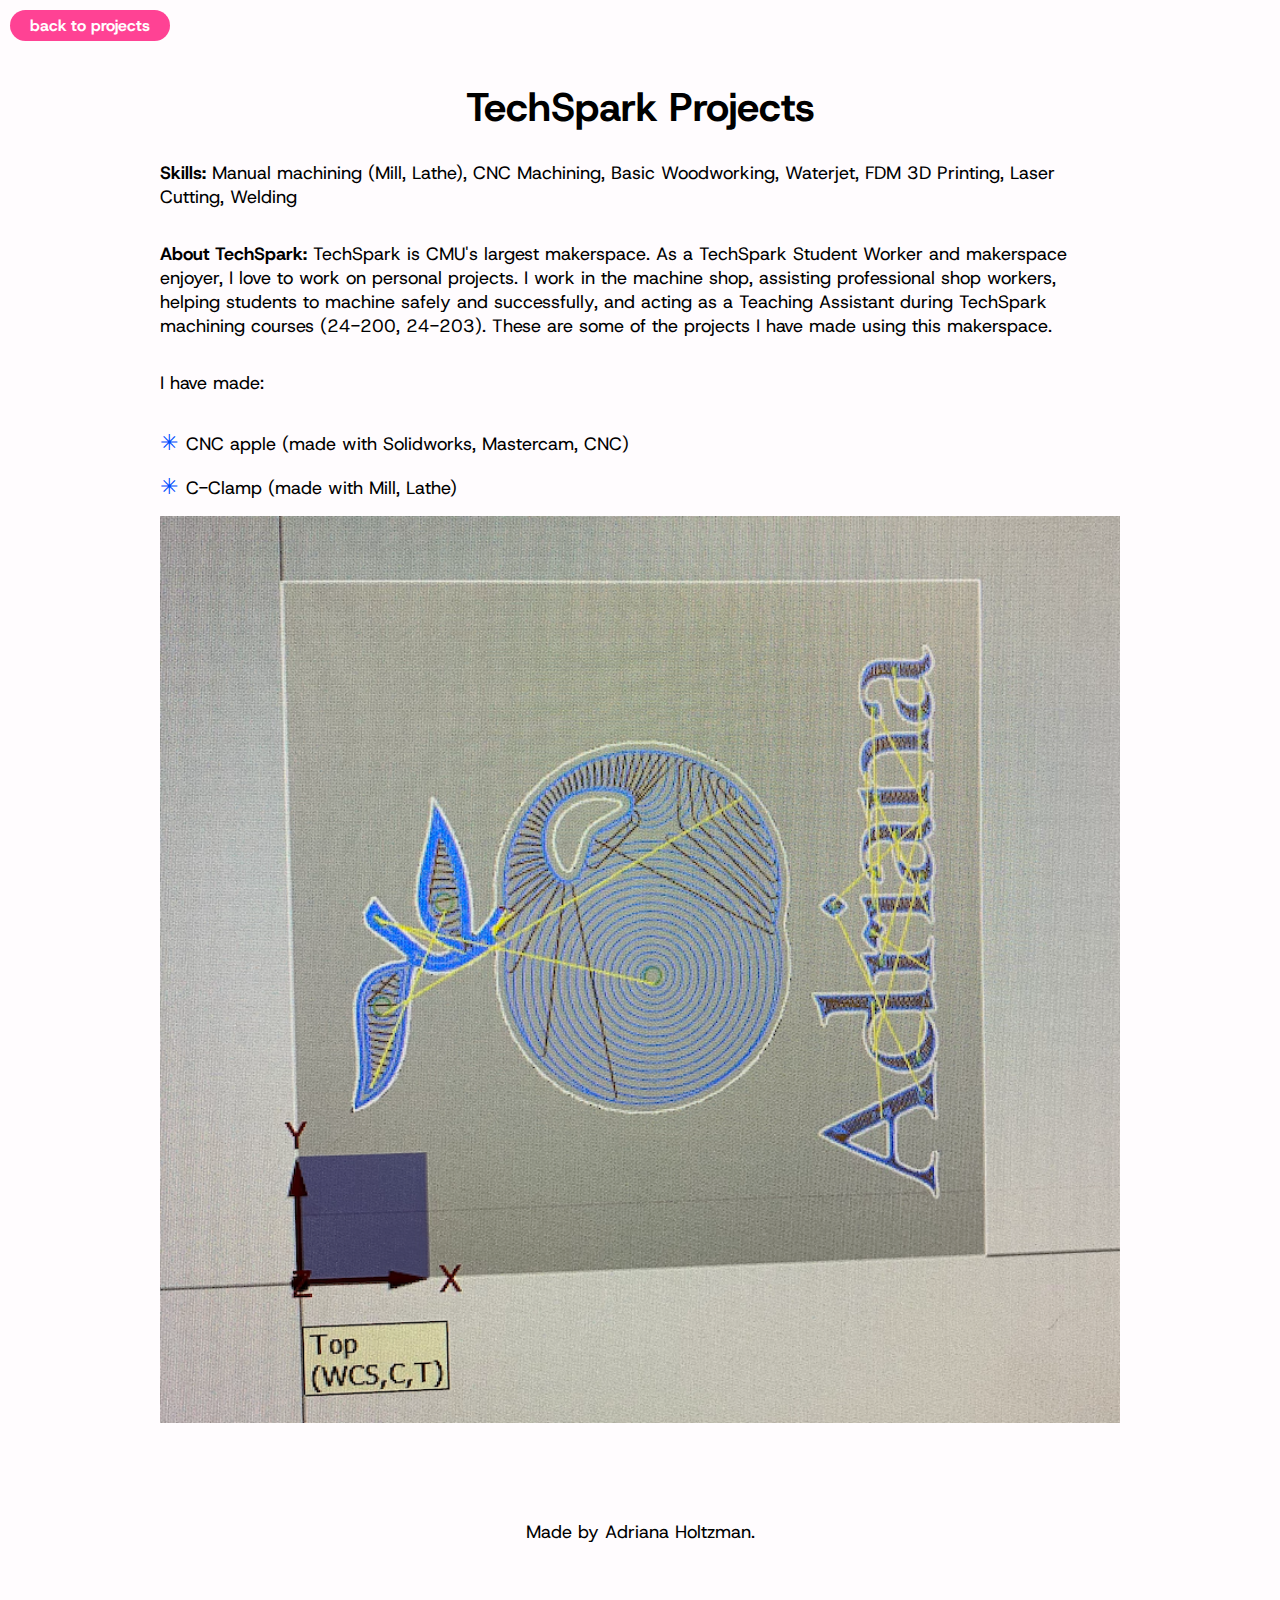
<file: projects/cnc.html>
<!DOCTYPE html>
<html lang="en">

<head>
    <meta charset="UTF-8">
    <meta name="viewport" content="width=device-width, initial-scale=1">
    <title>Adriana Holtzman - ECE, Robotics at CMU</title>
    <link href="../css/app.css" rel="stylesheet">
    <link href="../img/notion-me-pink.ico" rel="shortcut icon" type="image/x-icon" />

    <style>
        body {
        font-family: Helvetica, sans-serif;
        }
    </style>

</head>

<body>

<div class="section">
    <h1 style="text-align: center;">TechSpark Projects</h1>
    <div class="rowx2">
        <div class="columnx2">
            <div class="note_container">
                <p><b>Skills: </b>Manual machining (Mill, Lathe), CNC Machining, 
                    Basic Woodworking, Waterjet, FDM 3D Printing, Laser Cutting, 
                    Welding
                </p>

                <p><b>About TechSpark: </b>TechSpark is CMU's largest makerspace. 
                    As a TechSpark Student Worker and 
                    makerspace enjoyer, I love to work on personal projects. I 
                    work in the machine shop, assisting professional shop workers, 
                    helping students to machine safely and successfully, and 
                    acting as a Teaching Assistant during TechSpark machining courses 
                    (24-200, 24-203). These are some of the projects I have made 
                    using this makerspace.
                </p>

                <p>I have made:</p>
                <ul>
                    <li>CNC apple (made with Solidworks, Mastercam, CNC)</li>
                    <li>C-Clamp (made with Mill, Lathe)</li>
                </ul>
            </div>
        </div>

        <div class="columnx2">
            <div class="note_container">
                <img src="../img/CNC.png" alt="Project image" style="width:100%">
            </div>
        </div>
    </div>
</div>

<!--THE FOLLOWING CODE IS THE SAME ON EVERY PAGE-->

<!--FOOTER: MADE BY ADRIANA HOLTZMAN-->
<div class="footer">
    <p>Made by Adriana Holtzman.</p>
</div>

<!--TOP MENU BAR WITH LINKS TO HOME(CLICK NAME), PROJECTS, EXPERIENCE, ABOUT, CONTACT-->
<div class="navbar">
    <a href="../index.html#projects" class="left"><b>back to projects</b></a>
</div>

</body>
</html>
</file>
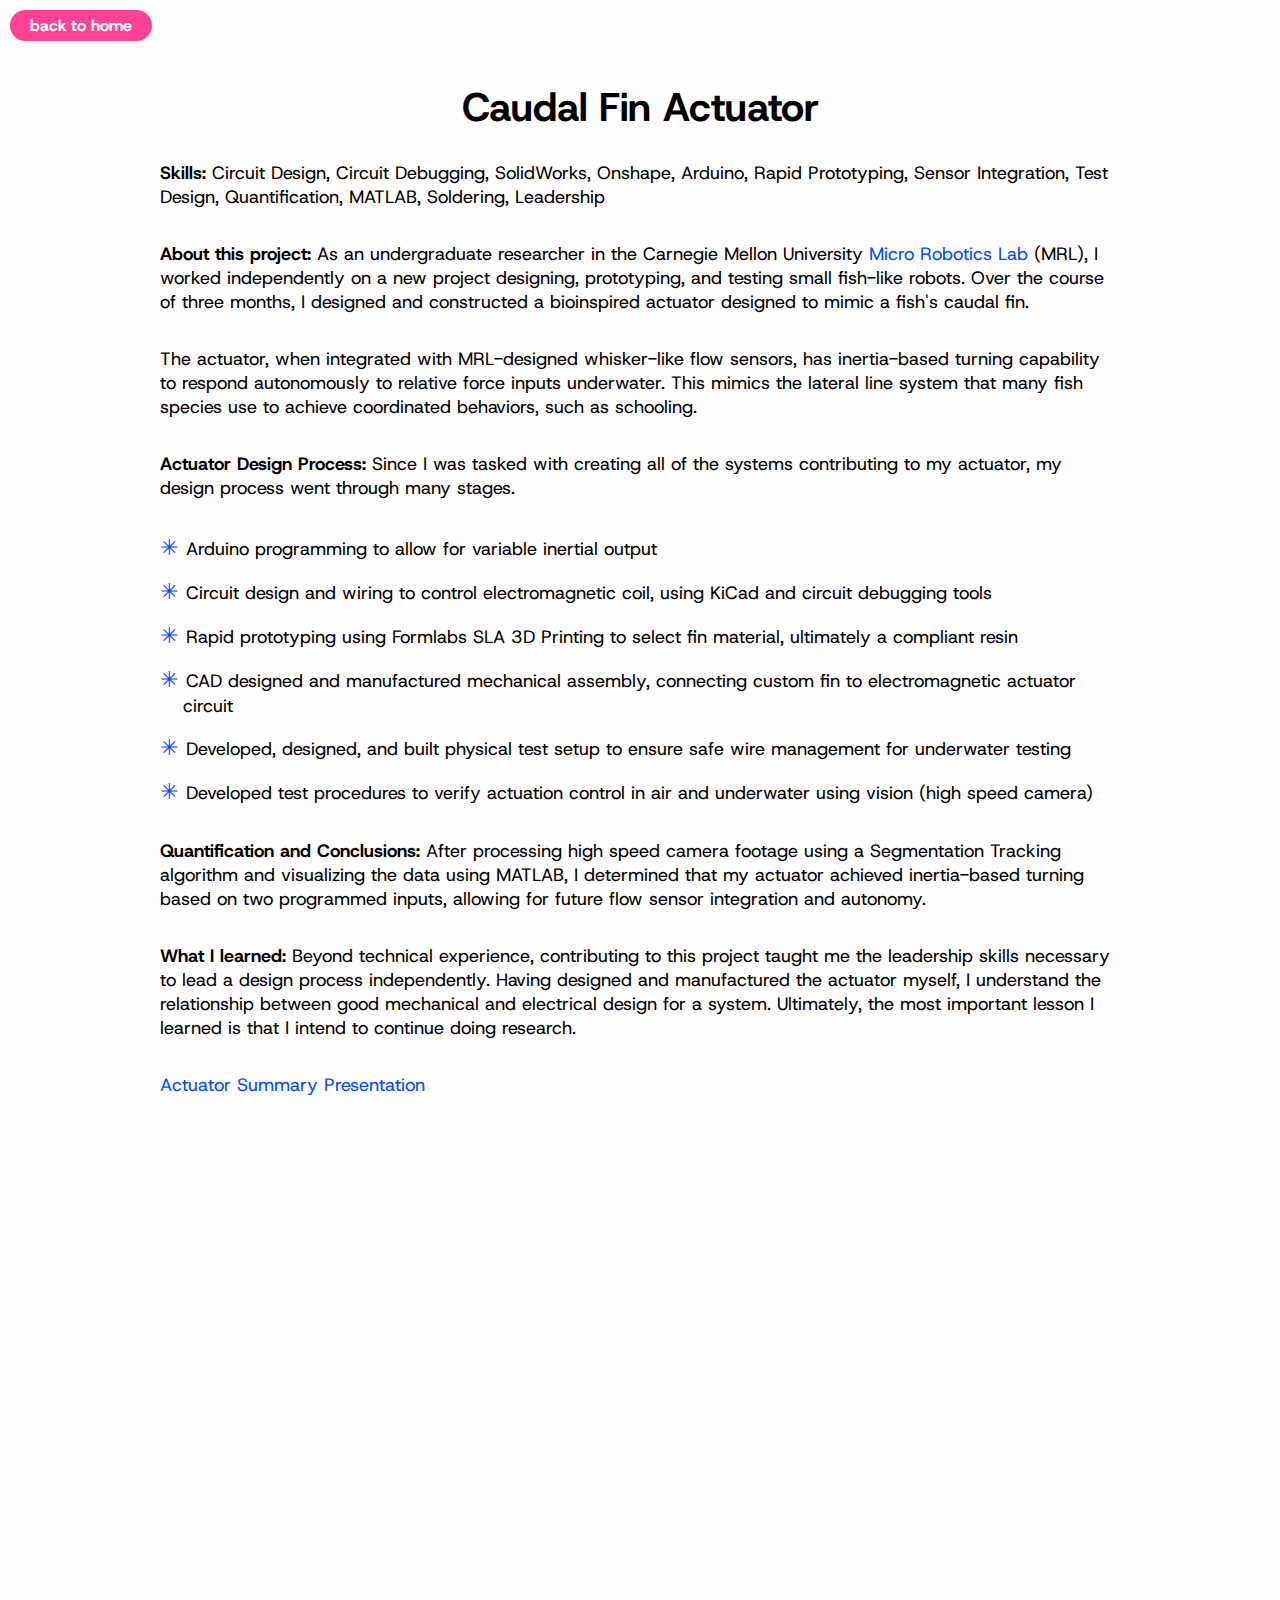
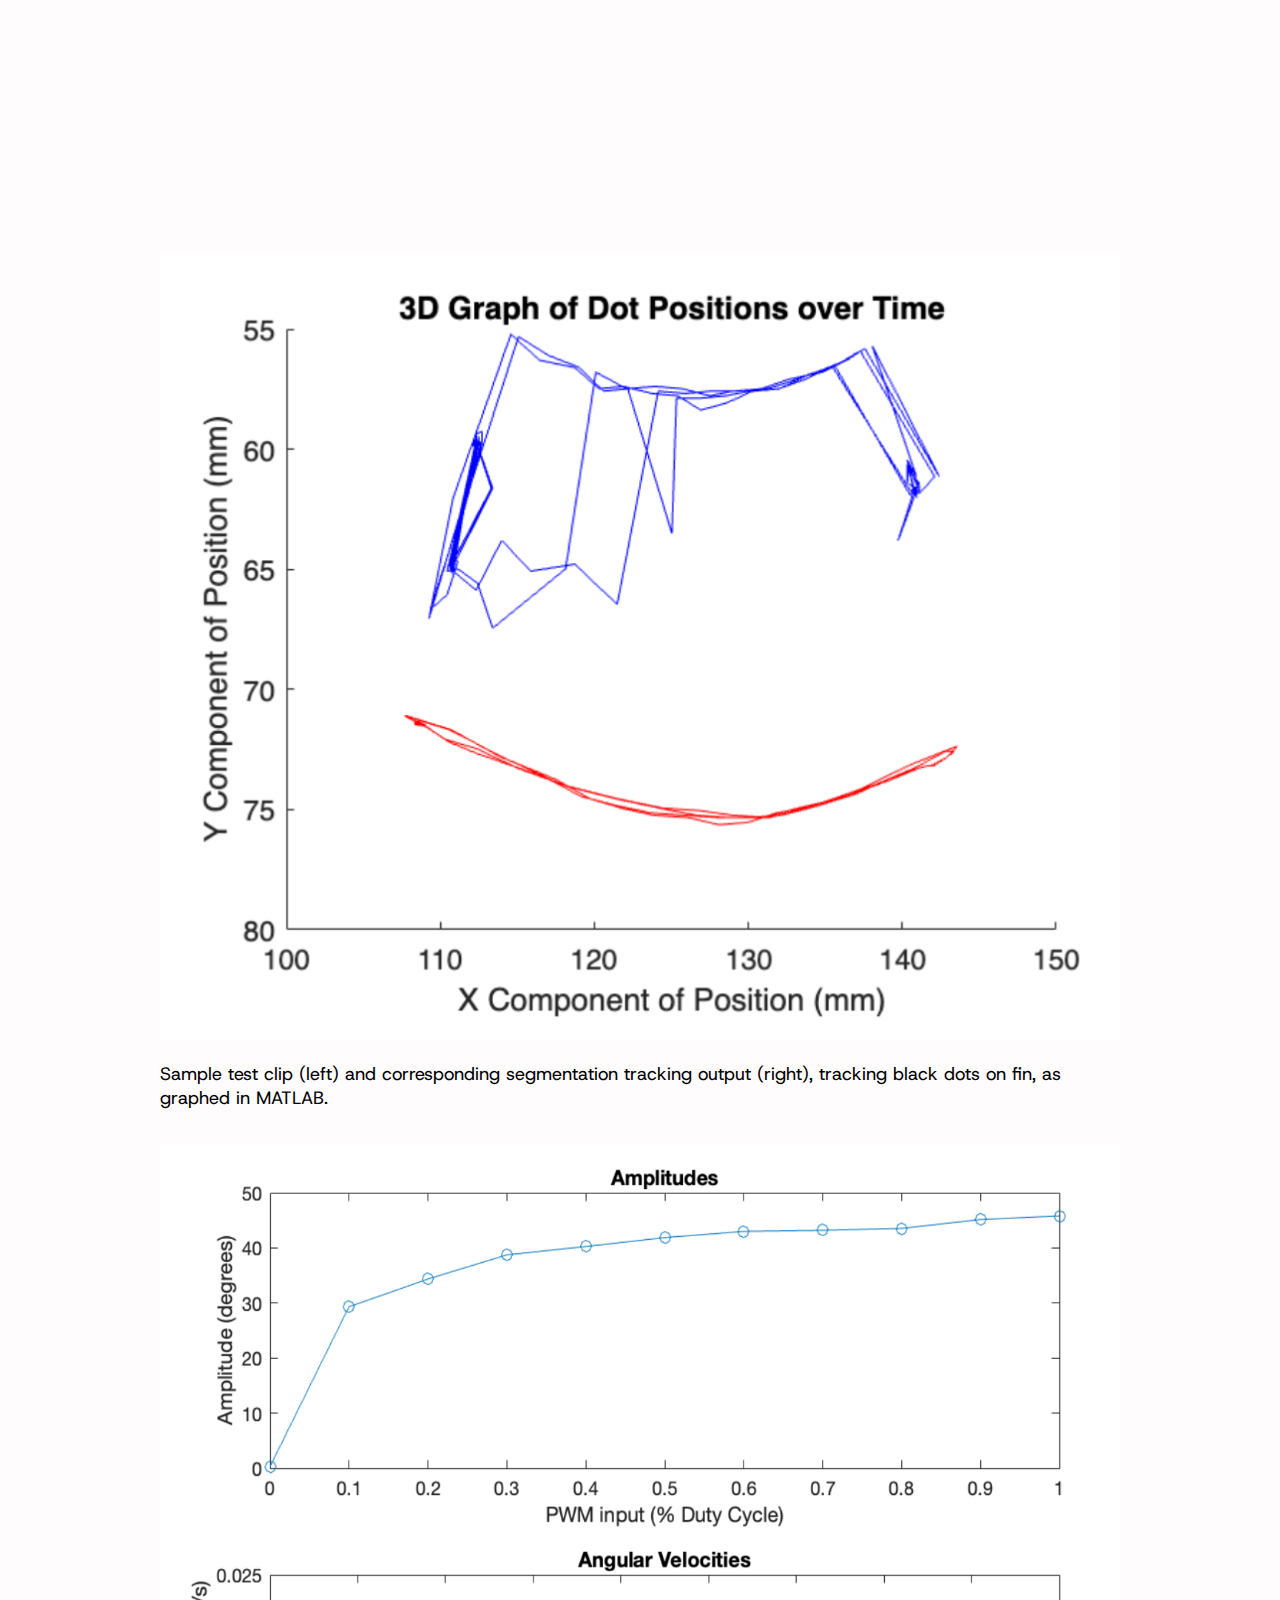
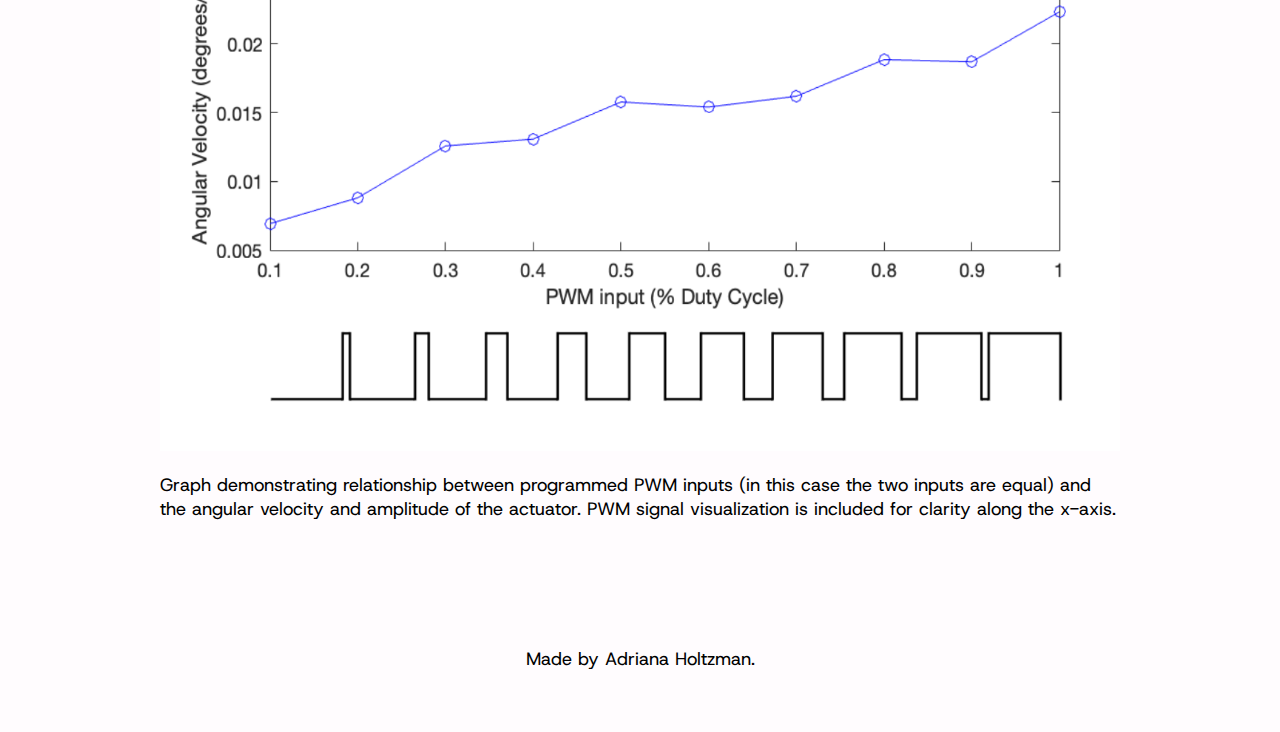
<file: projects/mrl-research.html>
<!DOCTYPE html>
<html lang="en">

<head>
    <meta charset="UTF-8">
    <meta name="viewport" content="width=device-width, initial-scale=1">
    <title>Adriana Holtzman - ECE, Robotics at CMU</title>
    <link href="../css/app.css" rel="stylesheet">
    <link href="../img/notion-me-pink.ico" rel="shortcut icon" type="image/x-icon" />

    <style>
        body {
        font-family: Helvetica, sans-serif;
        }
    </style>

</head>

<body>

<div class="section">
    <h1 style="text-align: center;">Caudal Fin Actuator</h1>
    <div class="rowx2">
        <div class="columnx2">
            <div class="note_container">
                <p><b>Skills: </b>Circuit Design, Circuit Debugging, 
                    SolidWorks, Onshape, Arduino, Rapid Prototyping, 
                    Sensor Integration, Test Design, Quantification, 
                    MATLAB, Soldering, Leadership
                </p>

                <p><b>About this project: </b>As an undergraduate researcher 
                    in the Carnegie Mellon University 
                    <a href="https://www.cmu.edu/mrl/" target="_blank">Micro Robotics Lab</a>
                    (MRL), I worked independently on a new project designing, 
                    prototyping, and testing small fish-like robots. 
                    Over the course of three 
                    months, I designed and constructed a bioinspired actuator 
                    designed to mimic a fish's caudal fin. 
                </p>

                <p>The actuator, when integrated 
                    with MRL-designed whisker-like flow sensors, 
                    has inertia-based turning capability 
                    to respond autonomously to relative force inputs 
                    underwater. This mimics the lateral line system 
                    that many fish species use to achieve 
                    coordinated behaviors, such as schooling.
                </p>

                <p><b>Actuator Design Process: </b>
                    Since I was tasked with creating all of the systems 
                    contributing to my actuator, my design process went 
                    through many stages. 
                </p>

                <ul>
                    <li>Arduino programming to allow for variable inertial 
                        output
                    </li>

                    <li>Circuit design and wiring to control electromagnetic 
                        coil, using KiCad and circuit debugging 
                        tools
                    </li>

                    <li>Rapid prototyping using Formlabs SLA 3D Printing 
                        to select fin material, 
                        ultimately a compliant resin
                    </li>

                    <li>CAD designed and manufactured mechanical assembly, 
                        connecting custom fin to 
                        electromagnetic actuator circuit
                    </li>

                    <li>Developed, designed, and built physical test setup 
                        to ensure safe wire management for underwater testing
                    </li>

                    <li>Developed test procedures to verify actuation control 
                        in air and underwater using vision (high speed camera)
                    </li>
                    
                </ul>

                <p><b>Quantification and Conclusions: </b>
                    After processing high speed camera footage using a 
                    Segmentation Tracking algorithm and visualizing 
                    the data using MATLAB, I determined that my actuator 
                    achieved inertia-based turning based on two 
                    programmed inputs, allowing for future flow sensor 
                    integration and autonomy. 
                </p>

                <p><b>What I learned: </b>
                    Beyond technical experience, contributing to this project 
                    taught me the leadership skills necessary to lead a 
                    design process independently. Having designed and 
                    manufactured the actuator myself, I understand the 
                    relationship between 
                    good mechanical and electrical design for a system. 
                    Ultimately, the most important lesson I learned is that 
                    I intend to continue doing research. 
                </p>

                <p><a href="../caudal_fin_final.pdf" target="_blank">Actuator Summary Presentation</a></p>

            </div>
        </div>

        <div class="columnx2">
            <div class="note_container">

                <div class="columnx2">
                    <video width="100%" autoplay muted loop>
                        <source src="../img/segmentation-demo.mp4" type="video/mp4">
                        Test Example Video
                    </video>
                </div>

                <div class="rowx2">
                    <div class="columnx2">
                        <img src="../img/mrl-segmentation.png" alt="Segmentation Tracking Example" 
                        style="width:100%">
                    </div>
                </div>
                <p>Sample test clip (left) and corresponding segmentation 
                    tracking output (right), tracking black dots on fin, 
                    as graphed in MATLAB.
                </p>

                <img src="../img/mrl-quantification.png" alt="Quantification Results" style="width:100%">
                <p>Graph demonstrating relationship between programmed 
                    PWM inputs (in this case the two inputs are equal) and 
                    the angular velocity and amplitude of the actuator. 
                    PWM signal visualization is included for clarity along 
                    the x-axis.
                </p>
            </div>
        </div>
    </div>
</div>

<!--THE FOLLOWING CODE IS THE SAME ON EVERY PAGE-->

<!--FOOTER: MADE BY ADRIANA HOLTZMAN-->
<div class="footer">
    <p>Made by Adriana Holtzman.</p>
</div>

<!--TOP MENU BAR WITH LINKS TO HOME(CLICK NAME), PROJECTS, EXPERIENCE, ABOUT, CONTACT-->
<div class="navbar">
    <a href="../index.html" class="left"><b>back to home</b></a>
</div>

</body>
</html>
</file>
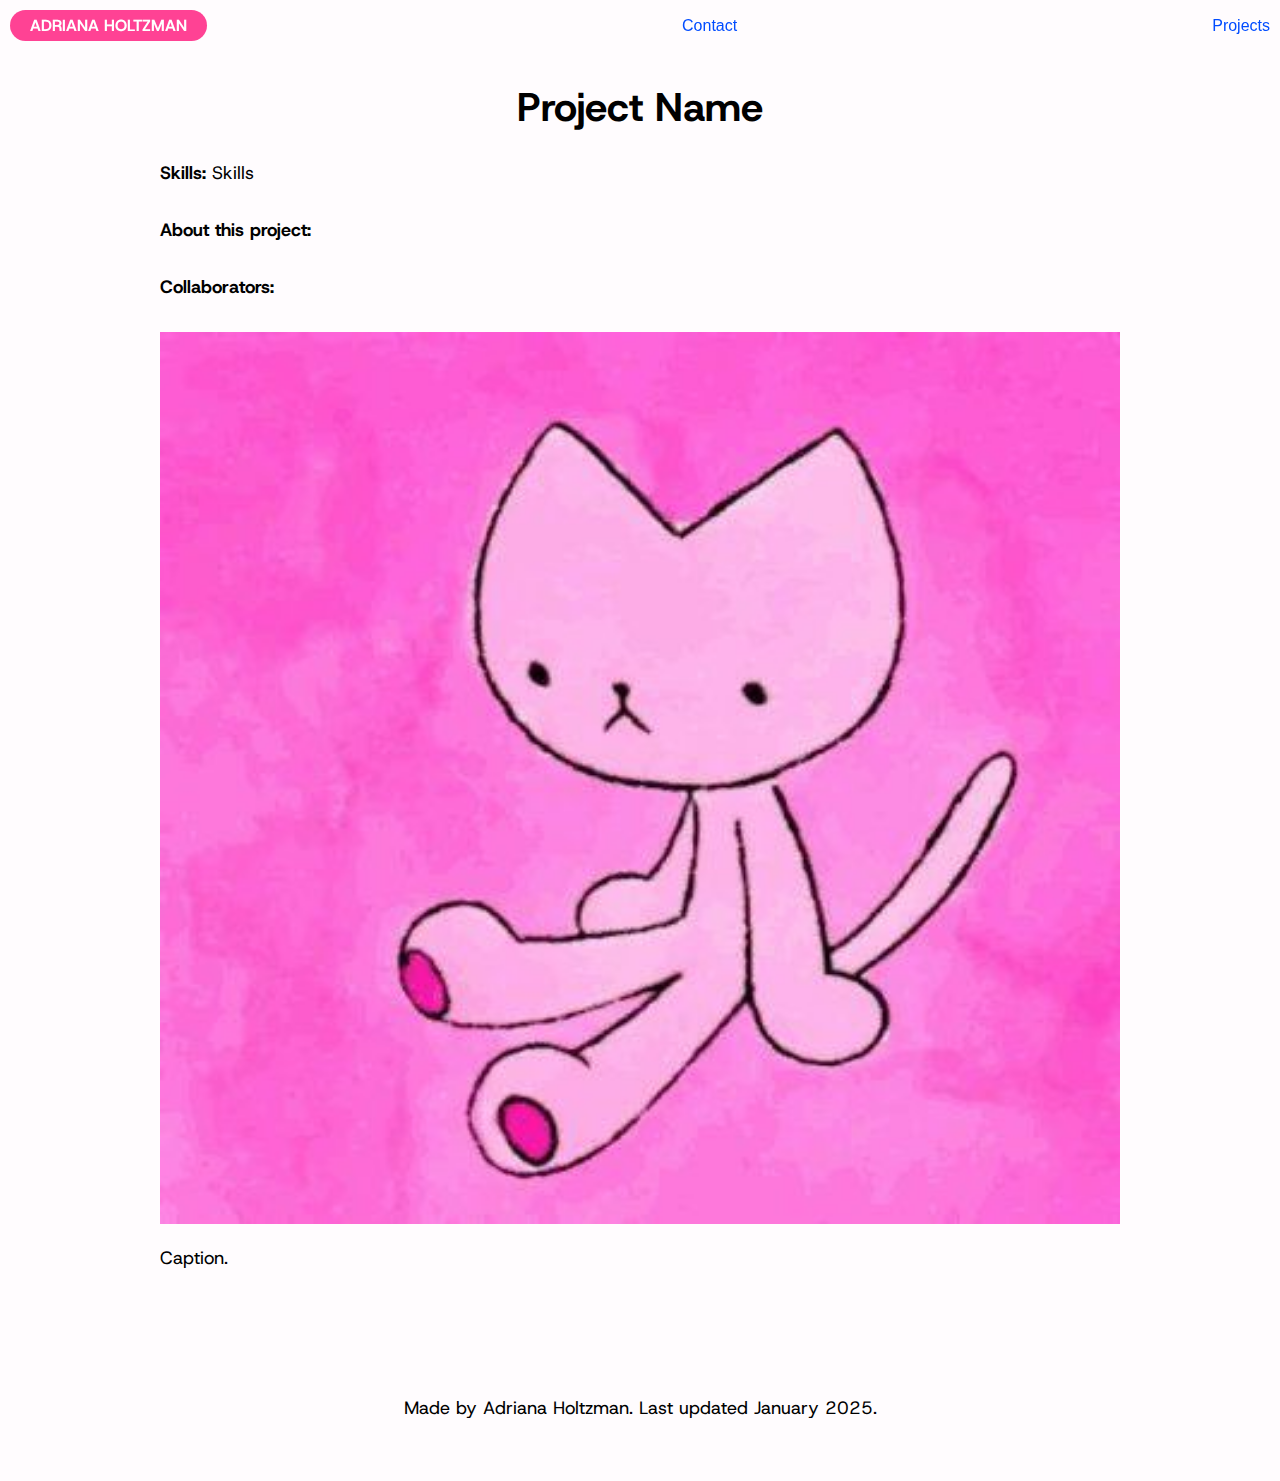
<file: projects/project-page-template.html>
<!DOCTYPE html>
<html lang="en">

<head>
    <meta charset="UTF-8">
    <meta name="viewport" content="width=device-width, initial-scale=1">
    <title>Adriana Holtzman - ECE, Robotics at CMU</title>
    <link href="../css/app.css" rel="stylesheet">
    <link href="../img/favicon.ico" rel="shortcut icon" type="image/x-icon" />

    <style>
        body {
        font-family: Helvetica, sans-serif;
        }
    </style>

</head>

<body>

<div class="section">
    <h1 style="text-align: center;">Project Name</h1>
    <div class="rowx2">
        <div class="columnx2">
            <div class="note_container">
                <p><b>Skills: </b> Skills</p>

                <p><b>About this project: </b></p>

                <p><b>Collaborators: </b></p>
            </div>
        </div>

        <div class="columnx2">
            <div class="note_container">
                <img src="../img/about.png" alt="Project image" style="width:100%">
                <p>Caption.</p>
            </div>
        </div>
    </div>
</div>

<!--THE FOLLOWING CODE IS THE SAME ON EVERY PAGE-->

<!--FOOTER: MADE BY ADRIANA HOLTZMAN-->
<div class="footer">
    <p>Made by Adriana Holtzman. Last updated January 2025.</p>
</div>

<!--TOP MENU BAR WITH LINKS TO HOME(CLICK NAME), PROJECTS, EXPERIENCE, ABOUT, CONTACT-->
<div class="navbar">
  <a href="../index.html" class="left"><b>ADRIANA HOLTZMAN</b></a>
  <a href="../contact.html">Contact</a>
  <a href="../allprojects.html">Projects</a>
</div>

</body>
</html>
</file>
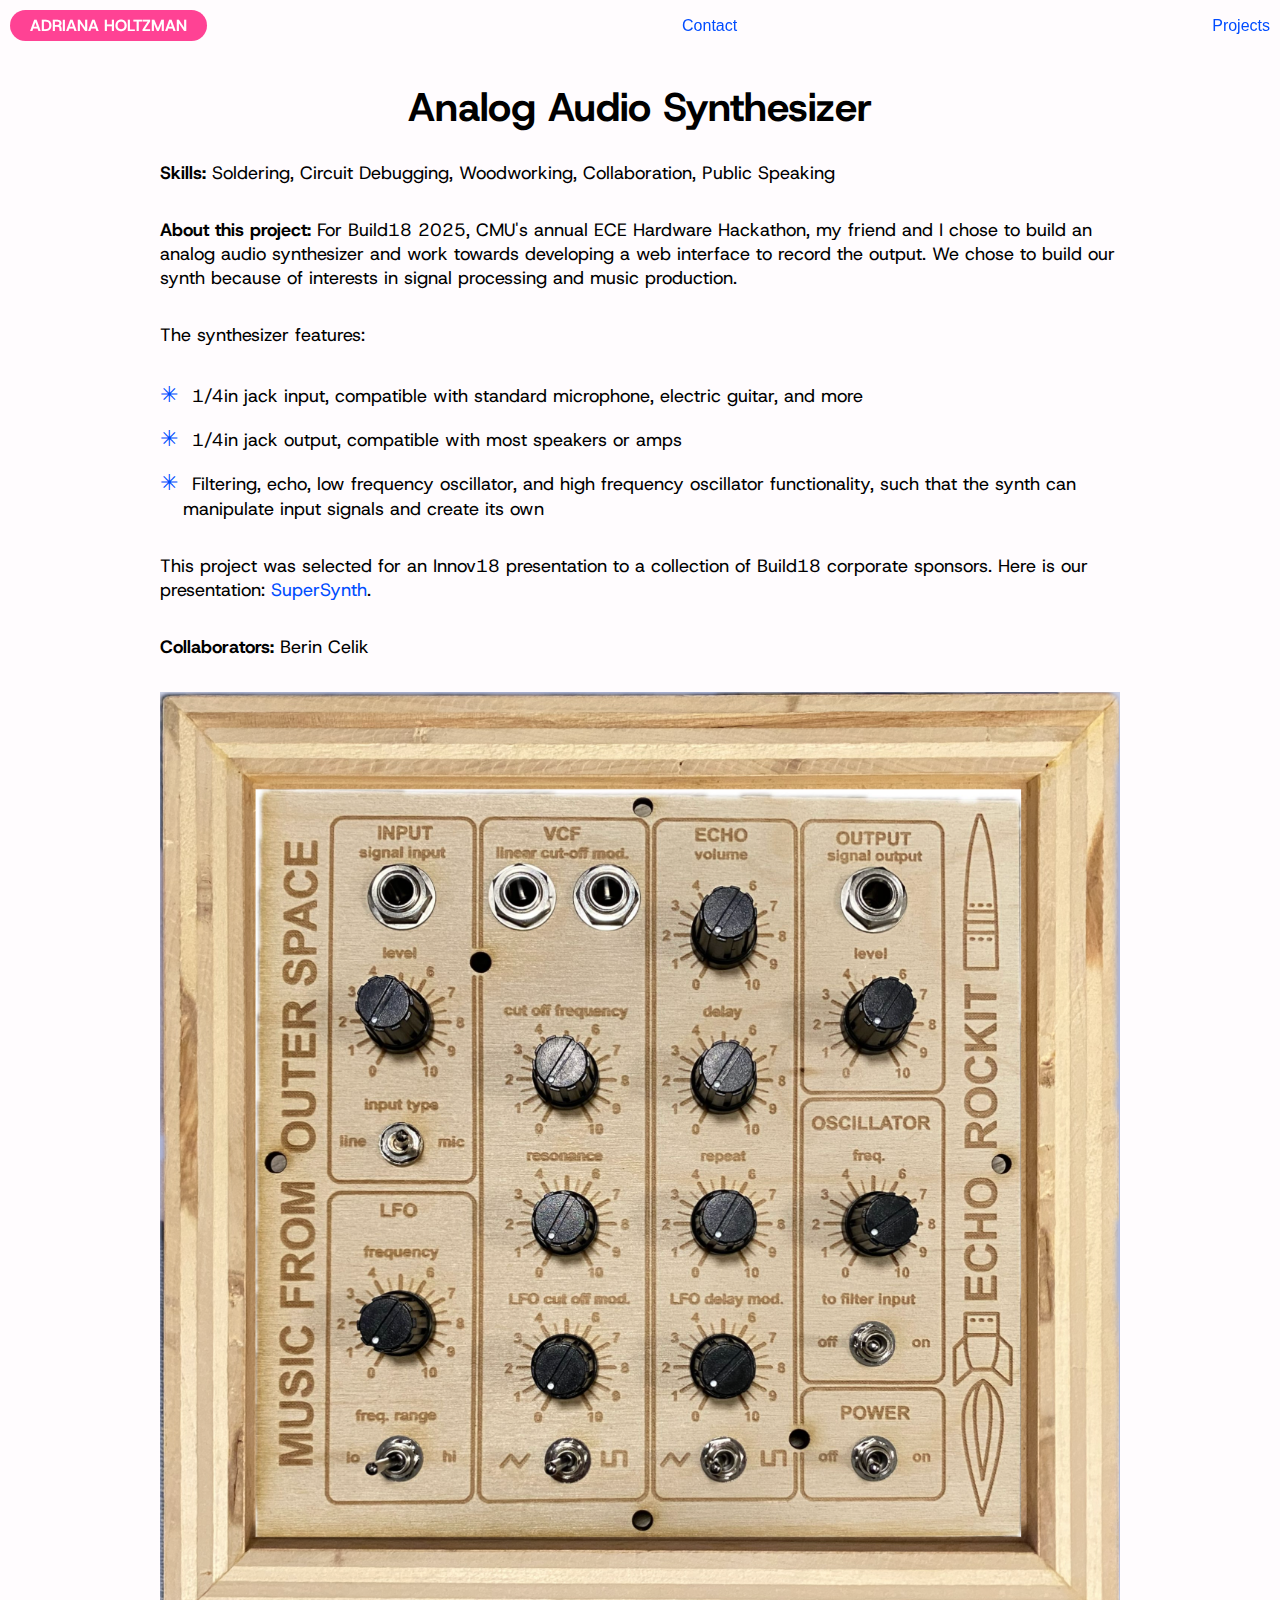
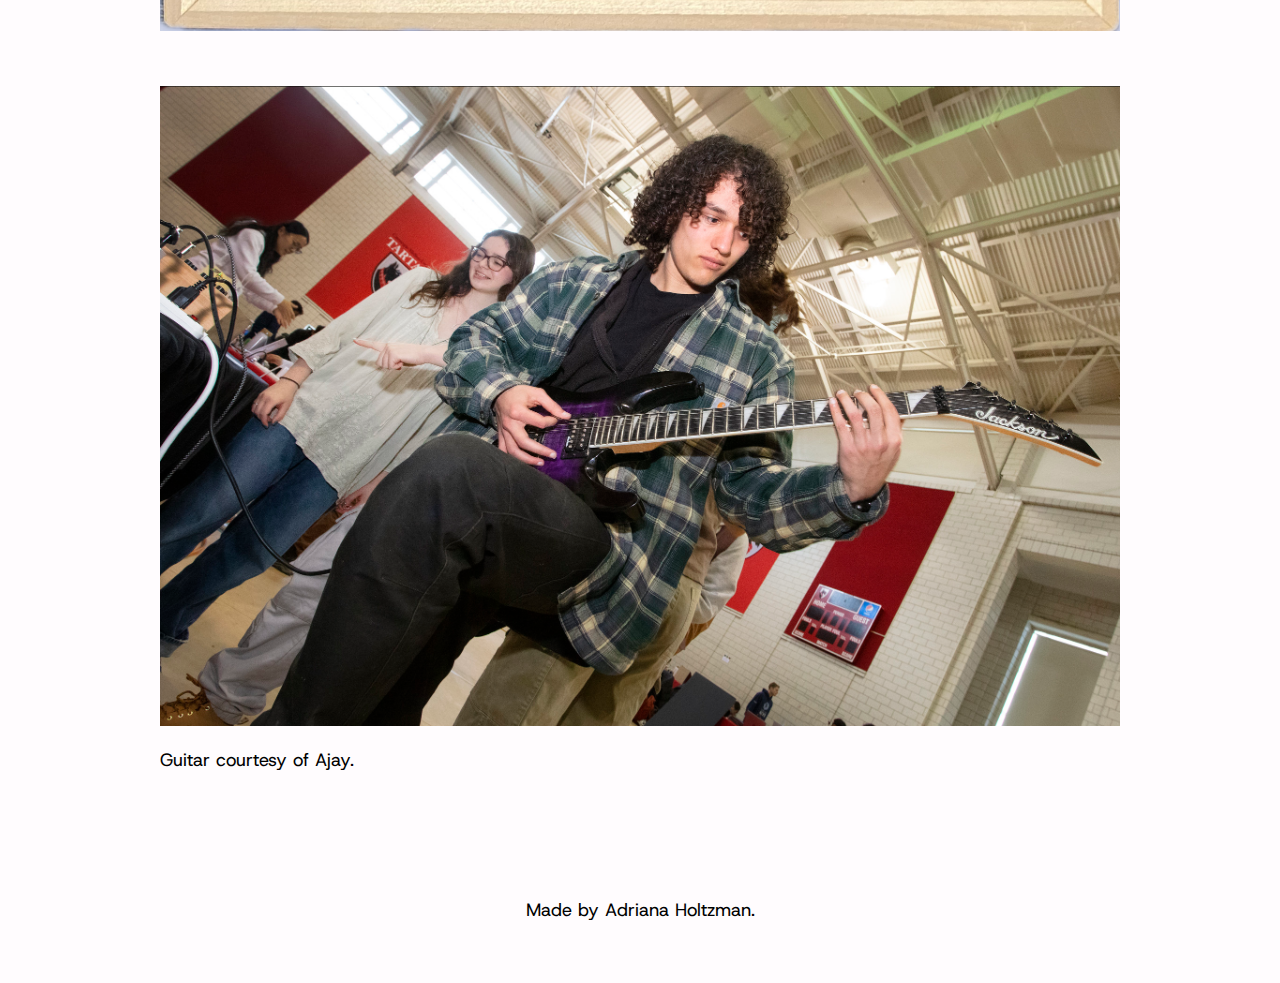
<file: projects/synth.html>
<!DOCTYPE html>
<html lang="en">

<head>
    <meta charset="UTF-8">
    <meta name="viewport" content="width=device-width, initial-scale=1">
    <title>Adriana Holtzman - ECE, Robotics at CMU</title>
    <link href="../css/app.css" rel="stylesheet">
    <link href="../img/favicon.ico" rel="shortcut icon" type="image/x-icon" />

    <style>
        body {
        font-family: Helvetica, sans-serif;
        }
    </style>

</head>

<body>

<div class="section">
    <h1 style="text-align: center;">Analog Audio Synthesizer</h1>
    <div class="rowx2">
        <div class="columnx2">
            <div class="note_container">
                <p><b>Skills: </b>Soldering, Circuit Debugging, Woodworking, 
                    Collaboration, Public Speaking
                </p>

                <p><b>About this project: </b>For Build18 2025, CMU's annual 
                    ECE Hardware Hackathon, my friend and I chose to build an 
                    analog audio synthesizer and work towards developing a 
                    web interface 
                    to record the output. We chose to build our synth because 
                    of interests in signal processing and music production.
                </p>

                <p>The synthesizer features:</p>
                <ul>
                    <li> 
                        1/4in jack input, compatible with 
                        standard microphone, electric guitar, and more
                    </li>
                    <li> 
                        1/4in jack output, compatible with 
                        most speakers or amps
                    </li>
                    <li>
                        Filtering, echo, low frequency oscillator, and 
                        high frequency oscillator functionality, such that the 
                        synth can manipulate input signals and create its own
                    </li>
                </ul>

                <p>
                    This project was selected for an Innov18 presentation to 
                    a collection of Build18 corporate sponsors. Here is our 
                    presentation: <a href="../synth_innov18.pdf">SuperSynth</a>.
                </p>

                <p><b>Collaborators: </b>Berin Celik</p>
            </div>
        </div>

        <div class="columnx2">
            <div class="note_container">
                <img src="../img/synth.png" alt="Project image" style="width:100%">
                <p></p>
                <img src="../img/synth_guitar.jpg" alt="Project image" style="width:100%">
                <p>Guitar courtesy of Ajay.</p>
            </div>
        </div>
    </div>
</div>

<!--THE FOLLOWING CODE IS THE SAME ON EVERY PAGE-->

<!--FOOTER: MADE BY ADRIANA HOLTZMAN-->
<div class="footer">
    <p>Made by Adriana Holtzman.</p>
</div>

<!--TOP MENU BAR WITH LINKS TO HOME(CLICK NAME), PROJECTS, EXPERIENCE, ABOUT, CONTACT-->
<div class="navbar">
  <a href="../index.html" class="left"><b>ADRIANA HOLTZMAN</b></a>
  <a href="../contact.html">Contact</a>
  <a href="../allprojects.html">Projects</a>
</div>

</body>
</html>
</file>
<file: css/app.css>
/* ======================================================
   FONTS
====================================================== */

@font-face {
  font-family: "HeaderFont";
  src: url("../fonts/Host_Grotesk/HostGrotesk-VariableFont_wght.ttf");
}

@font-face {
  font-family: "ContentFont";
  src: url("../fonts/Host_Grotesk/HostGrotesk-VariableFont_wght.ttf");
}

@font-face {
  font-family: "ItalicFont";
  src: url("../fonts/Host_Grotesk/HostGrotesk-Italic-VariableFont_wght.ttf");
}


/* ======================================================
   GLOBAL / RESET
====================================================== */

* {
  cursor: url("../img/aplee.png"), auto;
  box-sizing: border-box;
}

body, button, a, div, span, p, h1, h2, h3, h4, h5, h6, li {
  cursor: url("../img/aplee.png"), auto;
}

body {
  background-color: #fffcfe;
  padding: 20px;
  margin-inline: auto;
  width: 1000px;
  font-family: "ContentFont";
}

@media (max-width: 1000px) {
  body {
    width: 100%;
  }
}

a {
  color: #004cff;
  text-decoration: none;
}

a:hover {
  color: #7be000;
}

/* Text selection */
::selection {
  background: #7be00046;
}


/* ======================================================
   TYPOGRAPHY
====================================================== */

h1,
h2,
h3,
h4,
h5,
h6 {
  font-family: "HeaderFont";
}

h1 {
  font-size: 62px;
}

p,
li {
  font-size: 18px;
  padding-bottom: 15px;
  font-family: "ContentFont";
}

/* ======================================================
   LISTS
====================================================== */

ul {
  list-style: none;
  margin: 0;
  padding: 0;
}

li {
  padding-left: 1.3em;
  text-indent: -1.3em;
}

li::before {
  content: "✳";
  font-size: larger;
  font-variation-settings: 'EMOJI' 0; /* Disable emoji rendering */
  color: #004cff;
  padding-right: 8px;
}

/* ======================================================
   HEADER
====================================================== */

.header {
  padding-top: 50px;
}

.header h1 {
  font-size: 52px;
  margin-top: 0px;
  margin-bottom: 5px;
  line-height: 52px;
}

.header .row {
  padding-top: 20px;
}

.header .columnx2 {
  width: 65%;
  float: right;
  padding: 20px;
  padding-right:0;
}

.header .photocolumn {
  width: 35%;
  float: left;
  padding: 20px;
  padding-left:0;
  text-align: center;
}

.header .photocolumn img {
  width: 100%;
  max-width: 500px;
  max-height: 500px;
  height: auto;
  display: block;
  border-radius: 15px;
  margin: 20px auto;
  margin-bottom: 30px;
  margin-top: 10px;
}

@media (max-width: 900px) {
  .header .columnx2,
  .header .photocolumn {
    width: 100%;
    float: none;
    padding-inline:0;
  }
}

/* ======================================================
   NAVBAR
====================================================== */

.navbar {
  position: fixed;
  top: 0;
  left: 0;
  width: 100%;
  padding: 10px;
  z-index: 1000;
  display: flex;
  justify-content: space-between;
  align-items: center;
}

.navbar a.left {
  padding: 5px 20px;
  border-radius: 30px;
  background-color: #ff4294;
  color: white;
  font-family: "HeaderFont";
  text-decoration: none;
}

.navbar a.left:hover {
  background-color: #7be000;
}

/* Hamburger menu button - hidden by default */
.navbar-toggle {
  background: #ff4294;
  border: none;
  padding: 5px 20px;
  border-radius: 30px;
  font-size: 18px;
  color: white;
  display: none; /* Hidden by default */
}

.navbar-toggle:hover {
  background-color: #7be000;
}

/* Navigation links container */
.navbar-links {
  display: flex;
}

.navbar-links a {
  padding: 5px 20px;
  border-radius: 30px;
  background-color: #ff4294;
  color: white;
  font-family: "ContentFont";
  text-decoration: none;
}

.navbar-links a:hover {
  background-color: #7be000;
}

/* Responsive navbar for smaller screens */
@media (max-width: 800px) {
  .navbar-toggle {
    display: block; /* Show on mobile */
  }

  .navbar-links {
    position: fixed;
    top: 60px;
    right: 10px;
    border-radius: 15px;
    flex-direction: column;
    align-items: flex-end;
    padding: 10px;
    gap: 5px;
    display: none; /* Hidden by default on mobile */
  }

  .navbar-links.active {
    display: flex; /* Show when toggled */
  }

  .navbar-links a {
    width: fit-content;
    right: 0;
  }
}

/* ======================================================
   MAIN CONTENT 
====================================================== */

.section {
  padding: 25px 0;
}

.section h1 {
  font-size: 40px;
}

/* ======================================================
   PERSONAL PROJECTS GRID
====================================================== */

.row::after {
  content: "";
  display: table;
  clear: both;
}

.column {
  float: left;
  width: 25%;
  padding: 6px;
}

.column img {
  width: 100%;
  margin-bottom: 5px;
  border-radius: 15px;
}

@media (max-width: 900px) {
  .column {
    width: 50%;
  }
}

@media (max-width: 500px) {
  .column {
    width: 100%;
  }
}

/* ======================================================
   RESEARCH PROJECTS
====================================================== */

.research_project {
  padding-block: 15px;
}

.research_project::after {
  content: "";
  display: table;
  clear: both;
}

.research_project .photocolumn {
  float: left;
  width: 35%;
}

.research_project .photocolumn img {
  max-width: 90%;
  max-height: 280px;
  height: auto;
  margin: 20px auto;
  border-radius: 15px;
  display: block;
}

.research_project .photocolumn video {
  max-width: 90%;
  max-height: 280px;
  height: auto;
  margin: 20px auto;
  border-radius: 15px;
  display: block;
}

.research_project .columnx2 {
  float: right;
  width: 65%;
  padding-left: 20px;
}

@media (max-width: 900px) {
  .research_project .photocolumn,
  .research_project .columnx2 {
    width: 100%;
  }
}

/* ======================================================
   SOCIAL LINKS
====================================================== */

.social-links,
.social-links-left {
  display: flex;
  padding: 0;
}

.social-links a,
.social-links-left a {
  line-height: 35px;
  border-radius: 50%;
  text-align: center;
  margin-right: 10px;
  text-decoration: none;
  font-size: 35px;
}

.social-links a:hover,
.social-links-left a:hover {
  color: #7be000;
}

/* Brand colors */
.fa-envelope,
.fa-linkedin,
.fa-github {
  color: #004cff;
}

/* ======================================================
   FOOTER
====================================================== */

.footer {
  width: 100%;
  text-align: center;
  padding-top: 50px;
}
</file>
